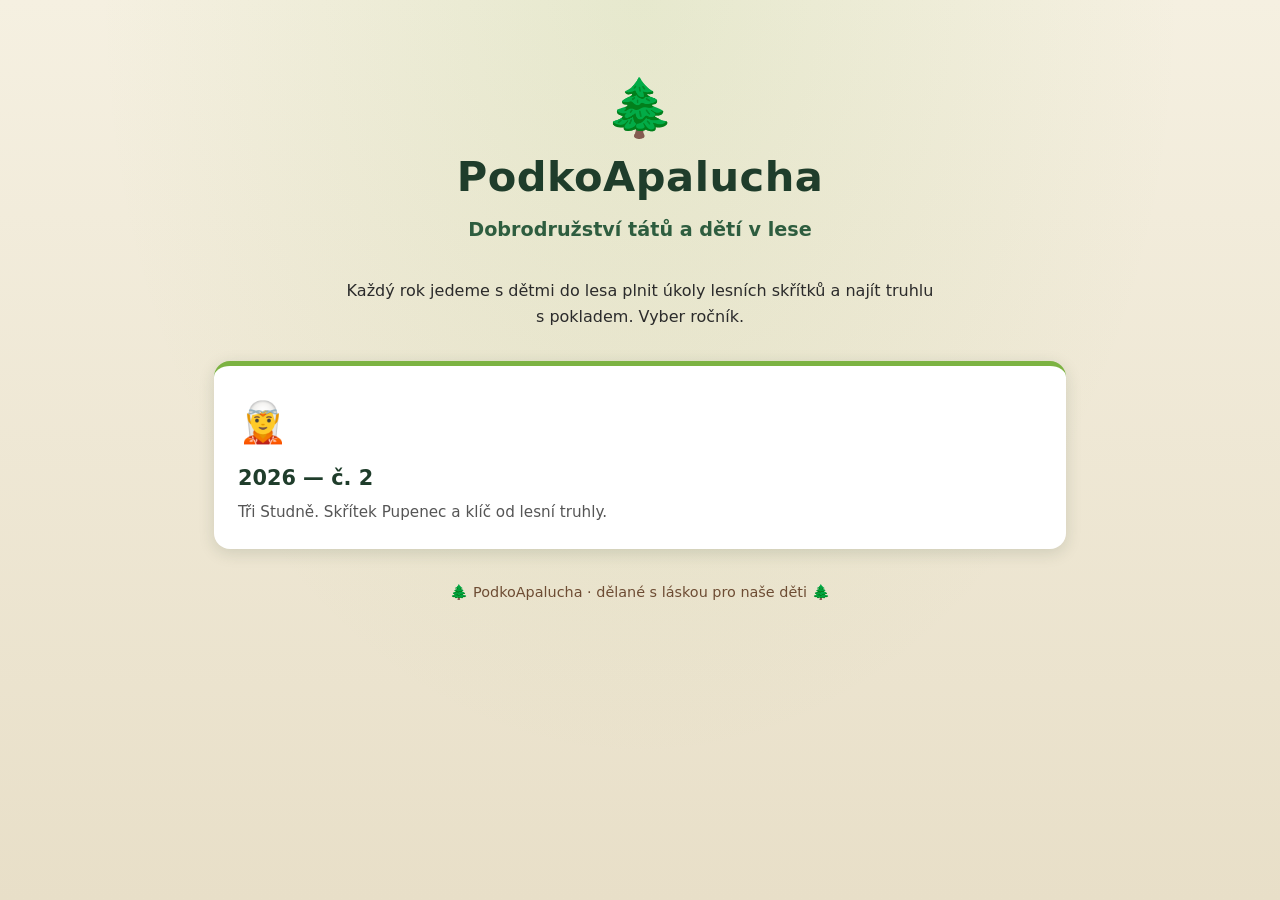
<file: index.html>
<!DOCTYPE html>
<html lang="cs">
<head>
  <meta charset="UTF-8">
  <meta name="viewport" content="width=device-width, initial-scale=1.0">
  <title>PodkoApalucha</title>
  <link rel="stylesheet" href="assets/styl.css">
</head>
<body class="rozcestnik">
  <div class="obal">
    <header class="hlavicka">
      <div class="strom">🌲</div>
      <h1>PodkoApalucha</h1>
      <p class="podtitul">Dobrodružství tátů a dětí v lese</p>
    </header>

    <p style="text-align:center; max-width:600px; margin:0 auto;">
      Každý rok jedeme s dětmi do lesa plnit úkoly lesních skřítků
      a najít truhlu s pokladem. Vyber ročník.
    </p>

    <div class="karty">
      <a class="karta" href="2026/index.html">
        <div class="ikona">🧝</div>
        <h3>2026 — č. 2</h3>
        <p>Tři Studně. Skřítek Pupenec a klíč od lesní truhly.</p>
      </a>
    </div>

    <footer class="paticka">
      🌲 PodkoApalucha · dělané s láskou pro naše děti 🌲
    </footer>
  </div>
</body>
</html>
</file>
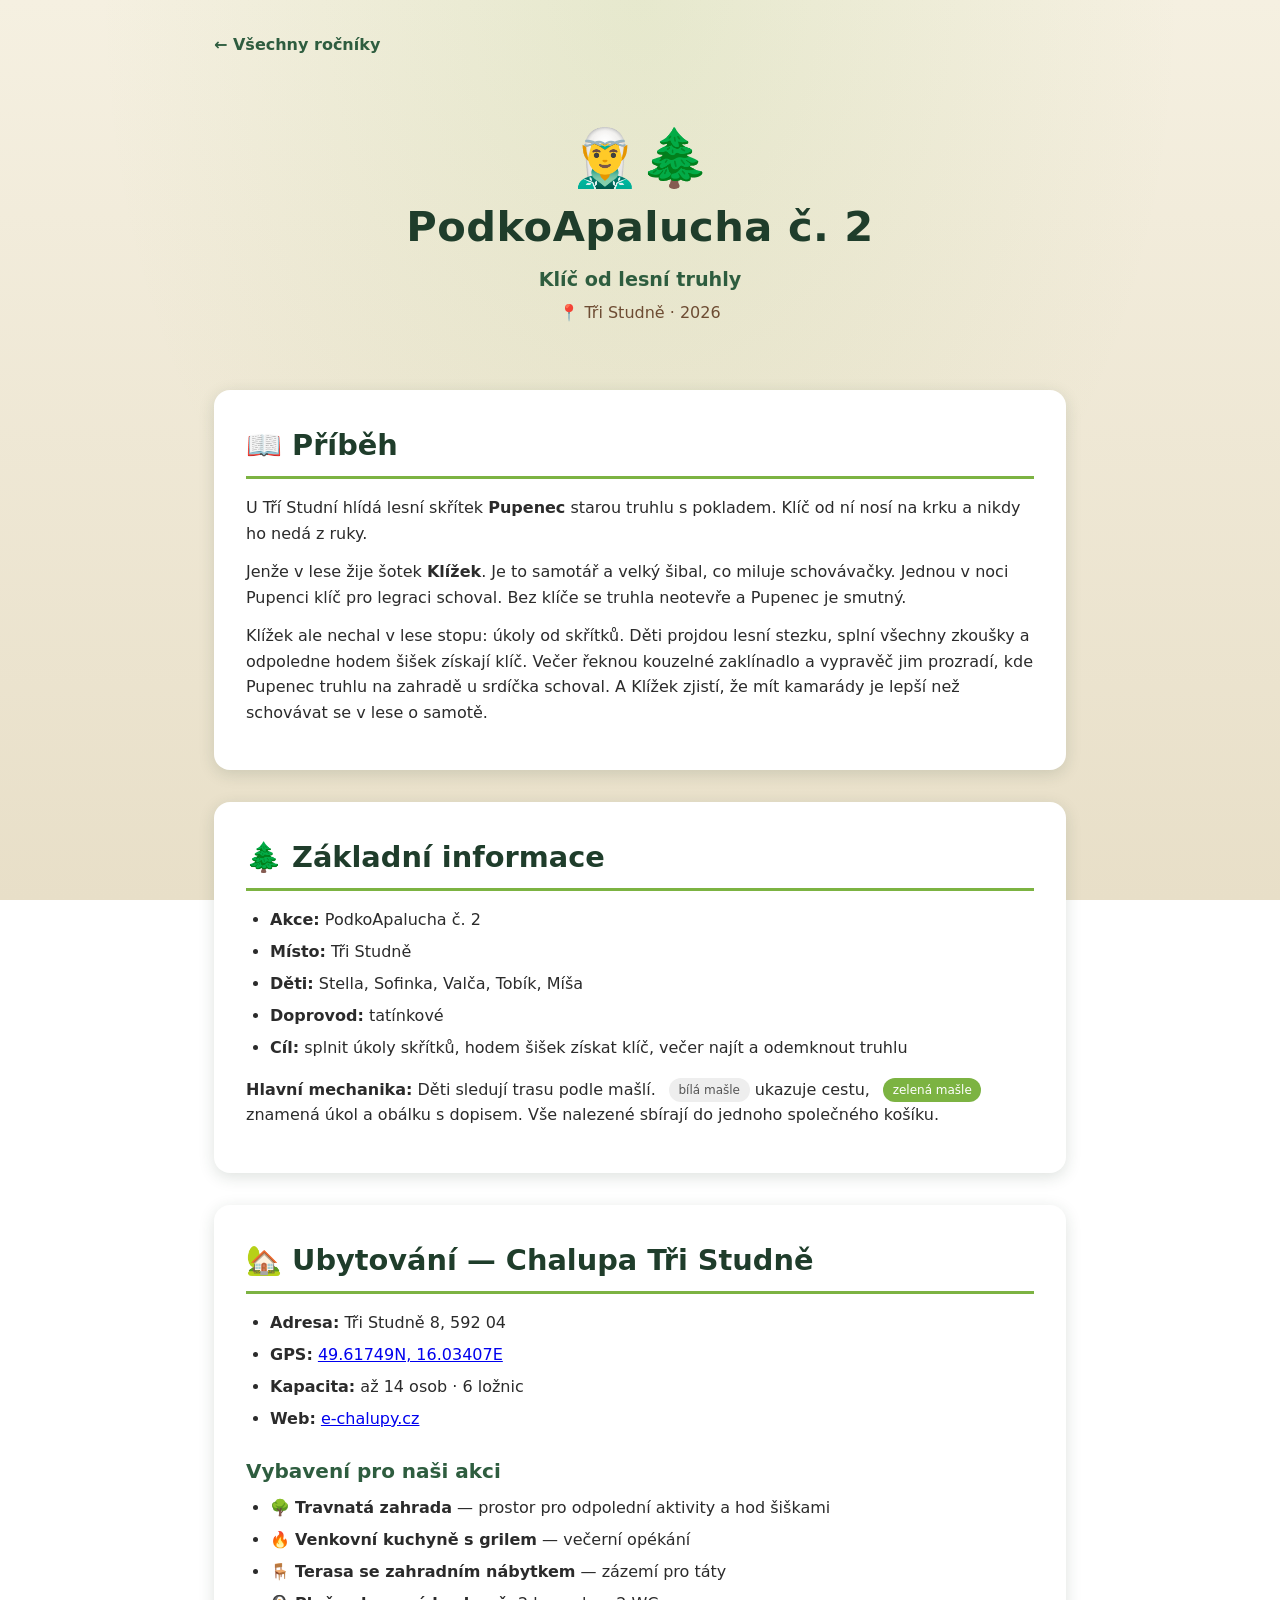
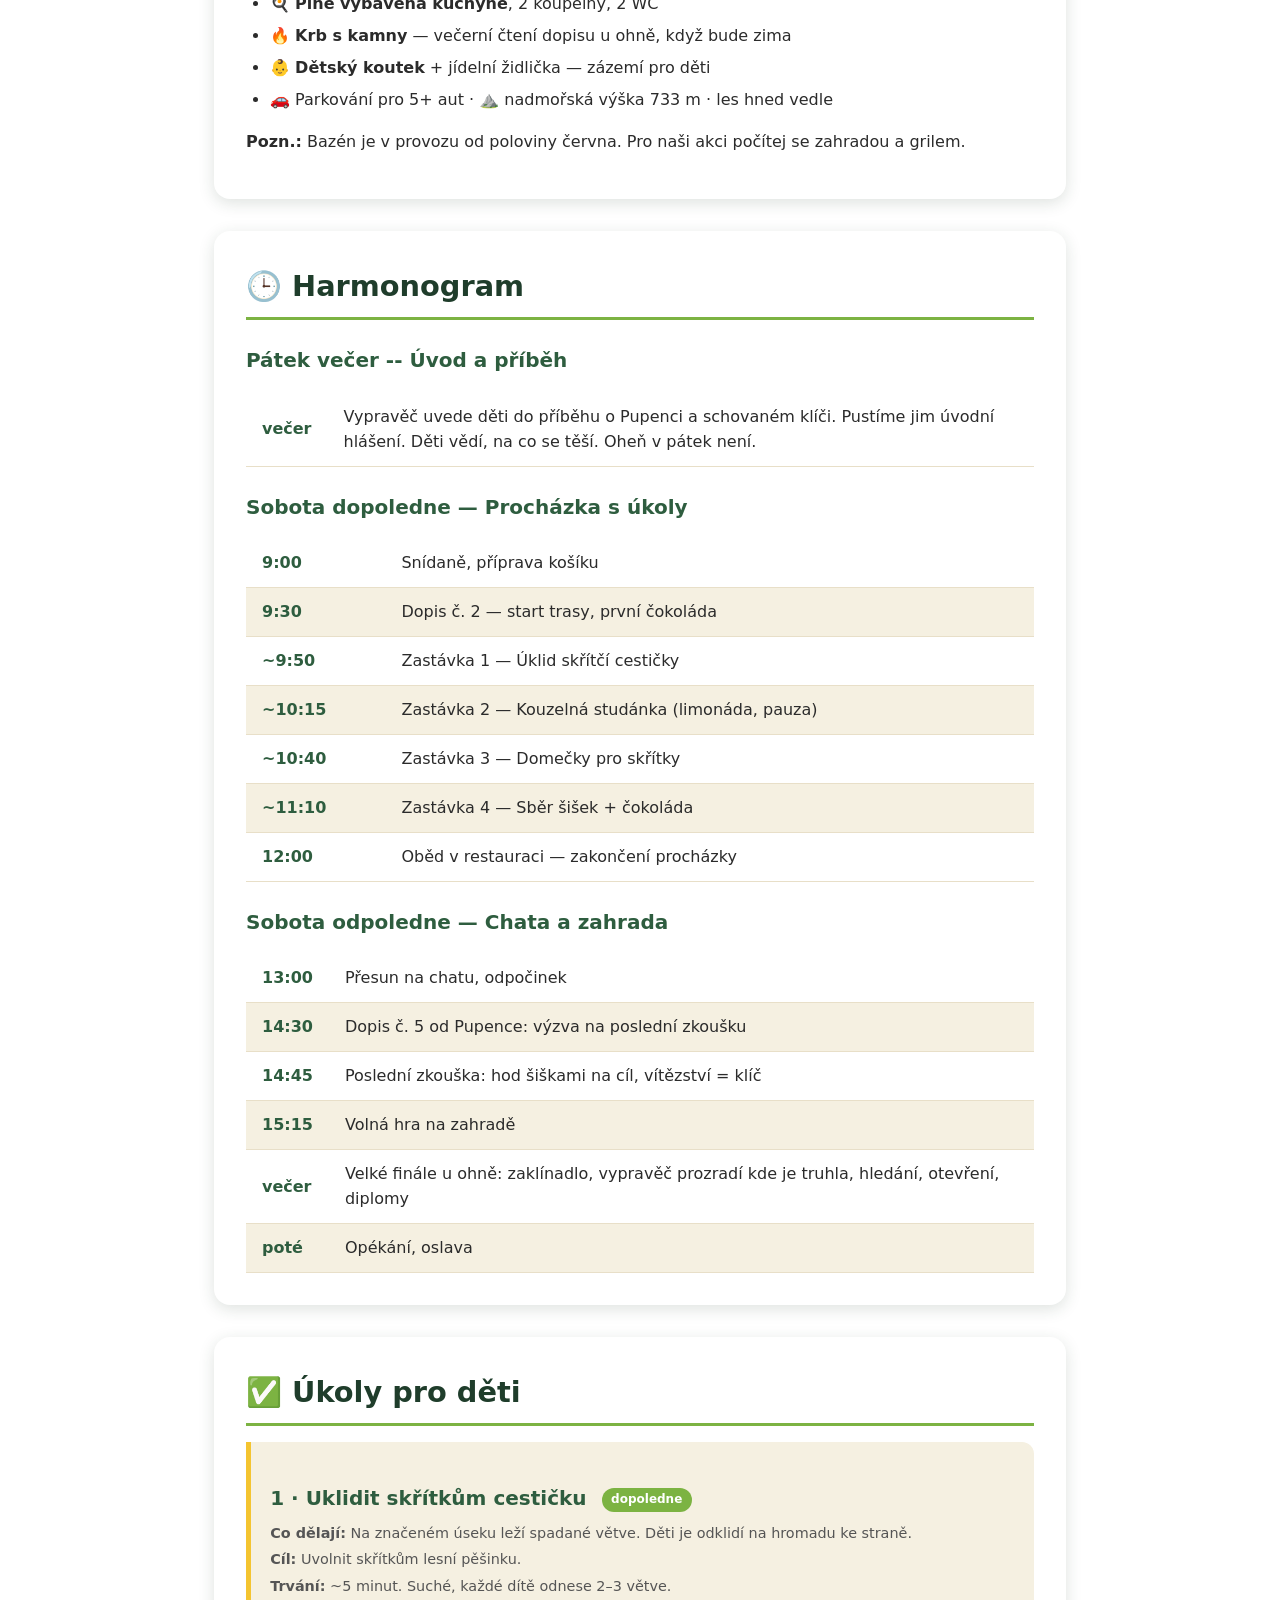
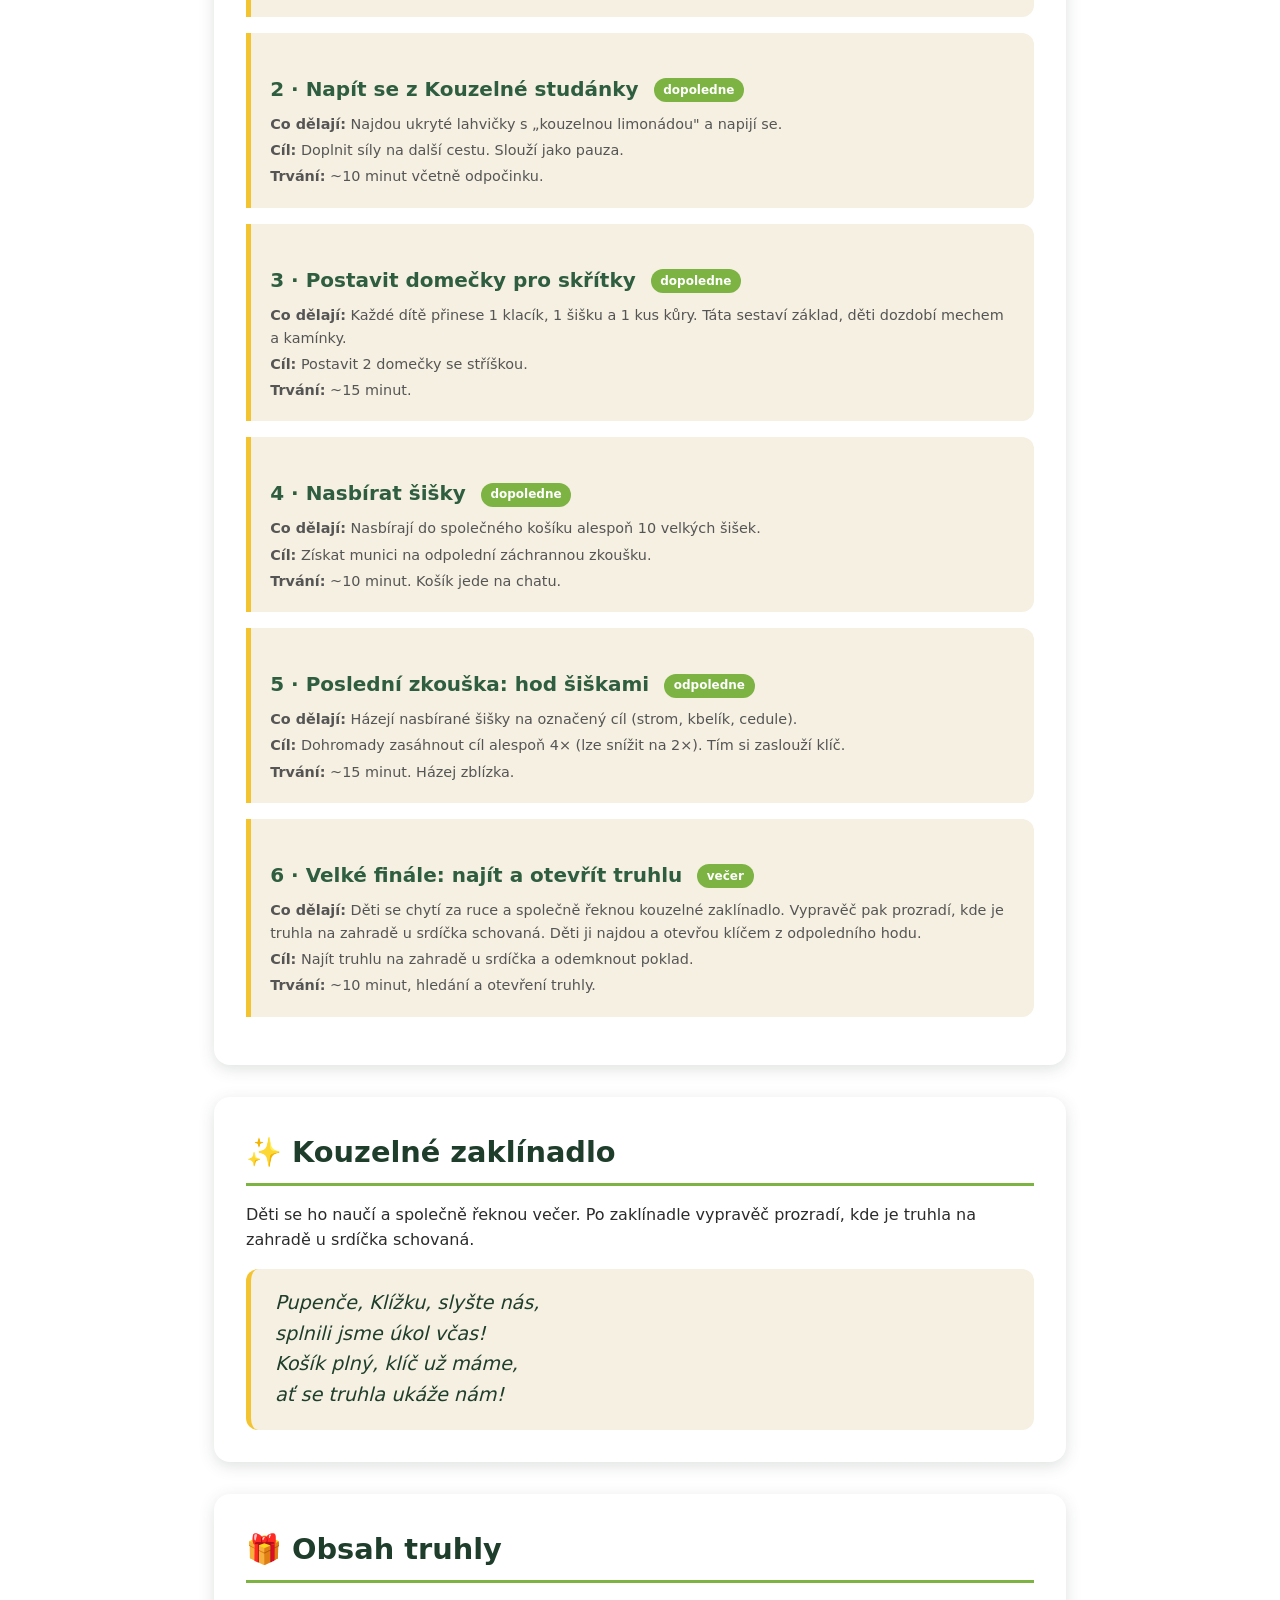
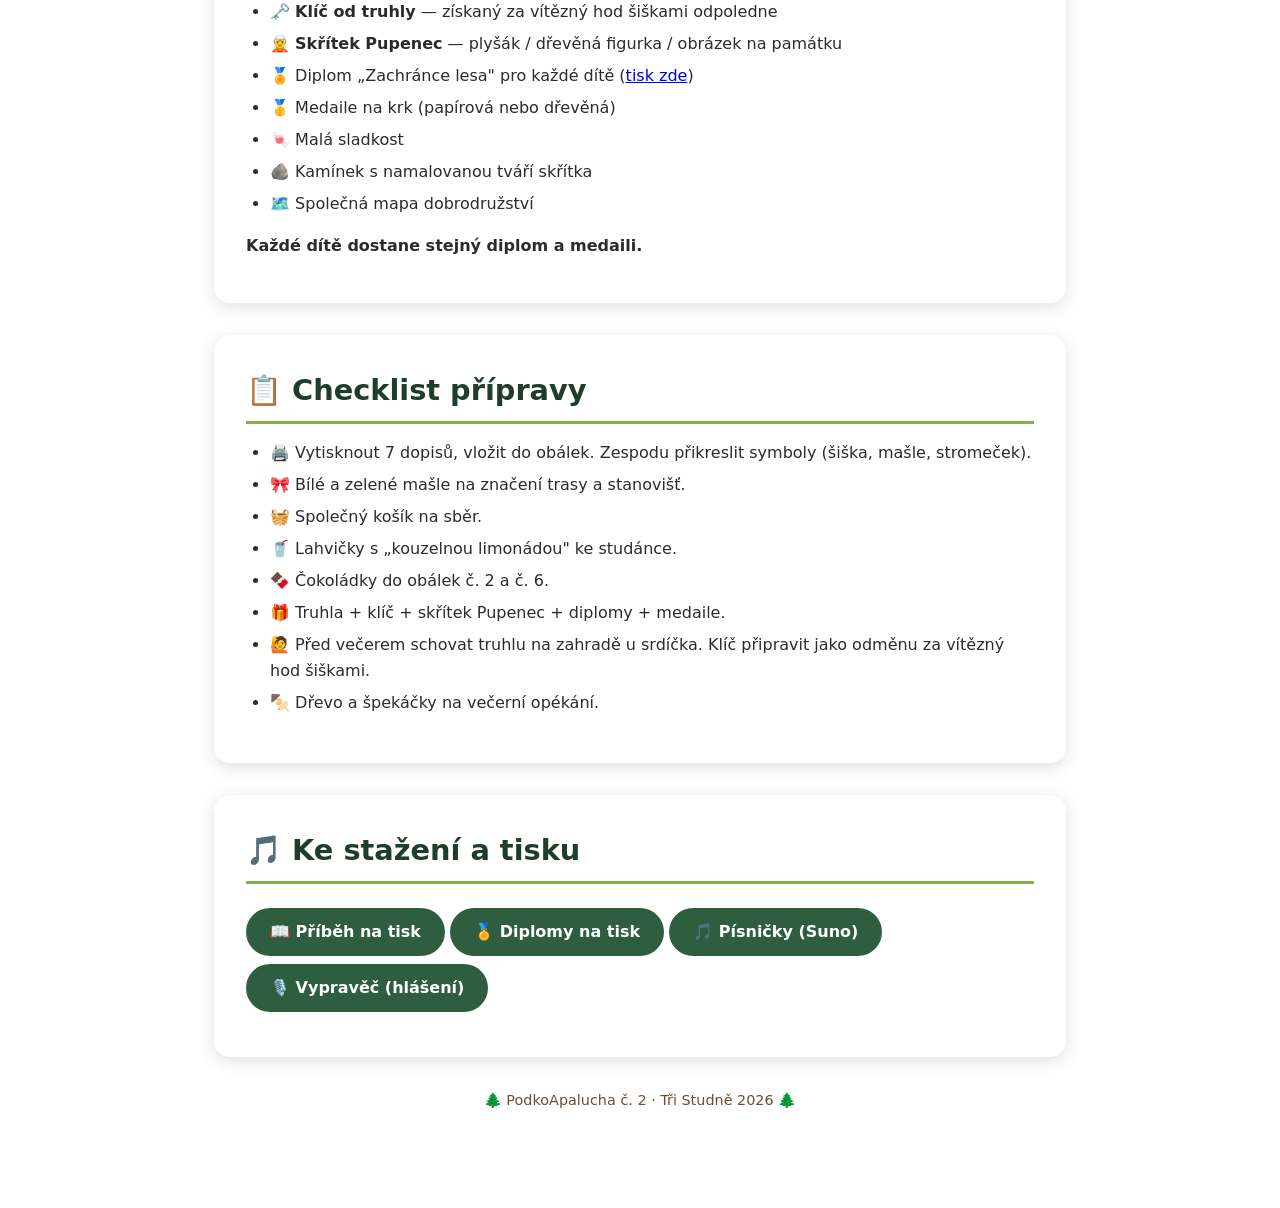
<file: 2026/index.html>
<!DOCTYPE html>
<html lang="cs">
<head>
  <meta charset="UTF-8">
  <meta name="viewport" content="width=device-width, initial-scale=1.0">
  <title>PodkoApalucha č. 2 — Tři Studně 2026</title>
  <link rel="stylesheet" href="../assets/styl.css">
</head>
<body class="rocnik">
  <div class="obal">
    <a class="zpet" href="../index.html">← Všechny ročníky</a>

    <header class="hlavicka">
      <div class="strom">🧝‍♂️🌲</div>
      <h1>PodkoApalucha č. 2</h1>
      <p class="podtitul">Klíč od lesní truhly</p>
      <p class="misto">📍 Tři Studně · 2026</p>
    </header>

    <!-- PŘÍBĚH -->
    <section class="blok">
      <h2>📖 Příběh</h2>
      <p>
        U Tří Studní hlídá lesní skřítek <strong>Pupenec</strong> starou truhlu s pokladem.
        Klíč od ní nosí na krku a nikdy ho nedá z ruky.
      </p>
      <p>
        Jenže v lese žije šotek <strong>Klížek</strong>. Je to samotář a velký šibal,
        co miluje schovávačky. Jednou v noci Pupenci klíč pro legraci schoval.
        Bez klíče se truhla neotevře a Pupenec je smutný.
      </p>
      <p>
        Klížek ale nechal v lese stopu: úkoly od skřítků. Děti projdou lesní stezku,
        splní všechny zkoušky a odpoledne hodem šišek získají klíč.
        Večer řeknou kouzelné zaklínadlo a vypravěč jim prozradí, kde Pupenec truhlu na zahradě u srdíčka schoval.
        A Klížek zjistí, že mít kamarády je lepší než schovávat se v lese o samotě.
      </p>
    </section>

    <!-- ZÁKLADNÍ INFO -->
    <section class="blok">
      <h2>🌲 Základní informace</h2>
      <ul>
        <li><strong>Akce:</strong> PodkoApalucha č. 2</li>
        <li><strong>Místo:</strong> Tři Studně</li>
        <li><strong>Děti:</strong> Stella, Sofinka, Valča, Tobík, Míša</li>
        <li><strong>Doprovod:</strong> tatínkové</li>
        <li><strong>Cíl:</strong> splnit úkoly skřítků, hodem šišek získat klíč, večer najít a odemknout truhlu</li>
      </ul>
      <p>
        <strong>Hlavní mechanika:</strong> Děti sledují trasu podle mašlí.
        <span class="znacka bila">bílá mašle</span> ukazuje cestu,
        <span class="znacka zelena">zelená mašle</span> znamená úkol a obálku s dopisem.
        Vše nalezené sbírají do jednoho společného košíku.
      </p>
    </section>

    <!-- CHALUPA -->
    <section class="blok">
      <h2>🏡 Ubytování — Chalupa Tři Studně</h2>
      <ul>
        <li><strong>Adresa:</strong> Tři Studně 8, 592 04</li>
        <li><strong>GPS:</strong>
          <a href="https://maps.google.com/?q=49.61749,16.03407" target="_blank" rel="noopener">49.61749N, 16.03407E</a>
        </li>
        <li><strong>Kapacita:</strong> až 14 osob · 6 ložnic</li>
        <li><strong>Web:</strong>
          <a href="https://www.e-chalupy.cz/ubytovani-tri-studne-chalupa-k-pronajmu-o21862" target="_blank" rel="noopener">e-chalupy.cz</a>
        </li>
      </ul>
      <h3>Vybavení pro naši akci</h3>
      <ul>
        <li>🌳 <strong>Travnatá zahrada</strong> — prostor pro odpolední aktivity a hod šiškami</li>
        <li>🔥 <strong>Venkovní kuchyně s grilem</strong> — večerní opékání</li>
        <li>🪑 <strong>Terasa se zahradním nábytkem</strong> — zázemí pro táty</li>
        <li>🍳 <strong>Plně vybavená kuchyně</strong>, 2 koupelny, 2 WC</li>
        <li>🔥 <strong>Krb s kamny</strong> — večerní čtení dopisu u ohně, když bude zima</li>
        <li>👶 <strong>Dětský koutek</strong> + jídelní židlička — zázemí pro děti</li>
        <li>🚗 Parkování pro 5+ aut · ⛰️ nadmořská výška 733 m · les hned vedle</li>
      </ul>
      <p><strong>Pozn.:</strong> Bazén je v provozu od poloviny června. Pro naši akci počítej se zahradou a grilem.</p>
    </section>

    <!-- HARMONOGRAM -->
    <section class="blok">
      <h2>🕒 Harmonogram</h2>

      <h3>Pátek večer -- Úvod a příběh</h3>
      <table class="harmonogram">
        <tr><td class="cas">večer</td><td>Vypravěč uvede děti do příběhu o Pupenci a schovaném klíči. Pustíme jim úvodní hlášení. Děti vědí, na co se těší. Oheň v pátek není.</td></tr>
      </table>

      <h3>Sobota dopoledne — Procházka s úkoly</h3>
      <table class="harmonogram">
        <tr><td class="cas">9:00</td><td>Snídaně, příprava košíku</td></tr>
        <tr><td class="cas">9:30</td><td>Dopis č. 2 — start trasy, první čokoláda</td></tr>
        <tr><td class="cas">~9:50</td><td>Zastávka 1 — Úklid skřítčí cestičky</td></tr>
        <tr><td class="cas">~10:15</td><td>Zastávka 2 — Kouzelná studánka (limonáda, pauza)</td></tr>
        <tr><td class="cas">~10:40</td><td>Zastávka 3 — Domečky pro skřítky</td></tr>
        <tr><td class="cas">~11:10</td><td>Zastávka 4 — Sběr šišek + čokoláda</td></tr>
        <tr><td class="cas">12:00</td><td>Oběd v restauraci — zakončení procházky</td></tr>
      </table>

      <h3>Sobota odpoledne — Chata a zahrada</h3>
      <table class="harmonogram">
        <tr><td class="cas">13:00</td><td>Přesun na chatu, odpočinek</td></tr>
        <tr><td class="cas">14:30</td><td>Dopis č. 5 od Pupence: výzva na poslední zkoušku</td></tr>
        <tr><td class="cas">14:45</td><td>Poslední zkouška: hod šiškami na cíl, vítězství = klíč</td></tr>
        <tr><td class="cas">15:15</td><td>Volná hra na zahradě</td></tr>
        <tr><td class="cas">večer</td><td>Velké finále u ohně: zaklínadlo, vypravěč prozradí kde je truhla, hledání, otevření, diplomy</td></tr>
        <tr><td class="cas">poté</td><td>Opékání, oslava</td></tr>
      </table>
    </section>

    <!-- ÚKOLY -->
    <section class="blok">
      <h2>✅ Úkoly pro děti</h2>

      <div class="ukol">
        <h3>1 · Uklidit skřítkům cestičku <span class="znacka zelena">dopoledne</span></h3>
        <p class="detail"><strong>Co dělají:</strong> Na značeném úseku leží spadané větve. Děti je odklidí na hromadu ke straně.</p>
        <p class="detail"><strong>Cíl:</strong> Uvolnit skřítkům lesní pěšinku.</p>
        <p class="detail"><strong>Trvání:</strong> ~5 minut. Suché, každé dítě odnese 2–3 větve.</p>
      </div>

      <div class="ukol">
        <h3>2 · Napít se z Kouzelné studánky <span class="znacka zelena">dopoledne</span></h3>
        <p class="detail"><strong>Co dělají:</strong> Najdou ukryté lahvičky s „kouzelnou limonádou" a napijí se.</p>
        <p class="detail"><strong>Cíl:</strong> Doplnit síly na další cestu. Slouží jako pauza.</p>
        <p class="detail"><strong>Trvání:</strong> ~10 minut včetně odpočinku.</p>
      </div>

      <div class="ukol">
        <h3>3 · Postavit domečky pro skřítky <span class="znacka zelena">dopoledne</span></h3>
        <p class="detail"><strong>Co dělají:</strong> Každé dítě přinese 1 klacík, 1 šišku a 1 kus kůry. Táta sestaví základ, děti dozdobí mechem a kamínky.</p>
        <p class="detail"><strong>Cíl:</strong> Postavit 2 domečky se stříškou.</p>
        <p class="detail"><strong>Trvání:</strong> ~15 minut.</p>
      </div>

      <div class="ukol">
        <h3>4 · Nasbírat šišky <span class="znacka zelena">dopoledne</span></h3>
        <p class="detail"><strong>Co dělají:</strong> Nasbírají do společného košíku alespoň 10 velkých šišek.</p>
        <p class="detail"><strong>Cíl:</strong> Získat munici na odpolední záchrannou zkoušku.</p>
        <p class="detail"><strong>Trvání:</strong> ~10 minut. Košík jede na chatu.</p>
      </div>

      <div class="ukol">
        <h3>5 · Poslední zkouška: hod šiškami <span class="znacka zelena">odpoledne</span></h3>
        <p class="detail"><strong>Co dělají:</strong> Házejí nasbírané šišky na označený cíl (strom, kbelík, cedule).</p>
        <p class="detail"><strong>Cíl:</strong> Dohromady zasáhnout cíl alespoň 4× (lze snížit na 2×). Tím si zaslouží klíč.</p>
        <p class="detail"><strong>Trvání:</strong> ~15 minut. Házej zblízka.</p>
      </div>

      <div class="ukol">
        <h3>6 · Velké finále: najít a otevřít truhlu <span class="znacka zelena">večer</span></h3>
        <p class="detail"><strong>Co dělají:</strong> Děti se chytí za ruce a společně řeknou kouzelné zaklínadlo. Vypravěč pak prozradí, kde je truhla na zahradě u srdíčka schovaná. Děti ji najdou a otevřou klíčem z odpoledního hodu.</p>
        <p class="detail"><strong>Cíl:</strong> Najít truhlu na zahradě u srdíčka a odemknout poklad.</p>
        <p class="detail"><strong>Trvání:</strong> ~10 minut, hledání a otevření truhly.</p>
      </div>
    </section>

    <!-- ZAKLÍNADLO -->
    <section class="blok">
      <h2>✨ Kouzelné zaklínadlo</h2>
      <p>Děti se ho naučí a společně řeknou večer. Po zaklínadle vypravěč prozradí, kde je truhla na zahradě u srdíčka schovaná.</p>
      <blockquote style="font-size:1.2rem; font-style:italic; color:var(--les-tmava); background:var(--krem); padding:1.2rem 1.5rem; border-radius:12px; border-left:5px solid var(--slunce); margin-top:1rem;">
        Pupenče, Klížku, slyšte nás,<br>
        splnili jsme úkol včas!<br>
        Košík plný, klíč už máme,<br>
        ať se truhla ukáže nám!
      </blockquote>
    </section>

    <!-- TRUHLA -->
    <section class="blok">
      <h2>🎁 Obsah truhly</h2>
      <ul>
        <li>🗝️ <strong>Klíč od truhly</strong> — získaný za vítězný hod šiškami odpoledne</li>
        <li>🧝 <strong>Skřítek Pupenec</strong> — plyšák / dřevěná figurka / obrázek na památku</li>
        <li>🏅 Diplom „Zachránce lesa" pro každé dítě (<a href="diplomy.html">tisk zde</a>)</li>
        <li>🥇 Medaile na krk (papírová nebo dřevěná)</li>
        <li>🍬 Malá sladkost</li>
        <li>🪨 Kamínek s namalovanou tváří skřítka</li>
        <li>🗺️ Společná mapa dobrodružství</li>
      </ul>
      <p><strong>Každé dítě dostane stejný diplom a medaili.</strong></p>
    </section>

    <!-- CHECKLIST -->
    <section class="blok">
      <h2>📋 Checklist přípravy</h2>
      <ul>
        <li>🖨️ Vytisknout 7 dopisů, vložit do obálek. Zespodu přikreslit symboly (šiška, mašle, stromeček).</li>
        <li>🎀 Bílé a zelené mašle na značení trasy a stanovišť.</li>
        <li>🧺 Společný košík na sběr.</li>
        <li>🥤 Lahvičky s „kouzelnou limonádou" ke studánce.</li>
        <li>🍫 Čokoládky do obálek č. 2 a č. 6.</li>
        <li>🎁 Truhla + klíč + skřítek Pupenec + diplomy + medaile.</li>
        <li>🙋 Před večerem schovat truhlu na zahradě u srdíčka. Klíč připravit jako odměnu za vítězný hod šiškami.</li>
        <li>🍢 Dřevo a špekáčky na večerní opékání.</li>
      </ul>
    </section>

    <!-- ODKAZY -->
    <section class="blok">
      <h2>🎵 Ke stažení a tisku</h2>
      <p>
        <a class="tlacitko" href="pribeh.html">📖 Příběh na tisk</a>
        <a class="tlacitko" href="diplomy.html">🏅 Diplomy na tisk</a>
        <a class="tlacitko" href="hudba.html">🎵 Písničky (Suno)</a>
        <a class="tlacitko" href="vypravec.html">🎙️ Vypravěč (hlášení)</a>
      </p>
    </section>

    <footer class="paticka">
      🌲 PodkoApalucha č. 2 · Tři Studně 2026 🌲
    </footer>
  </div>
</body>
</html>
</file>
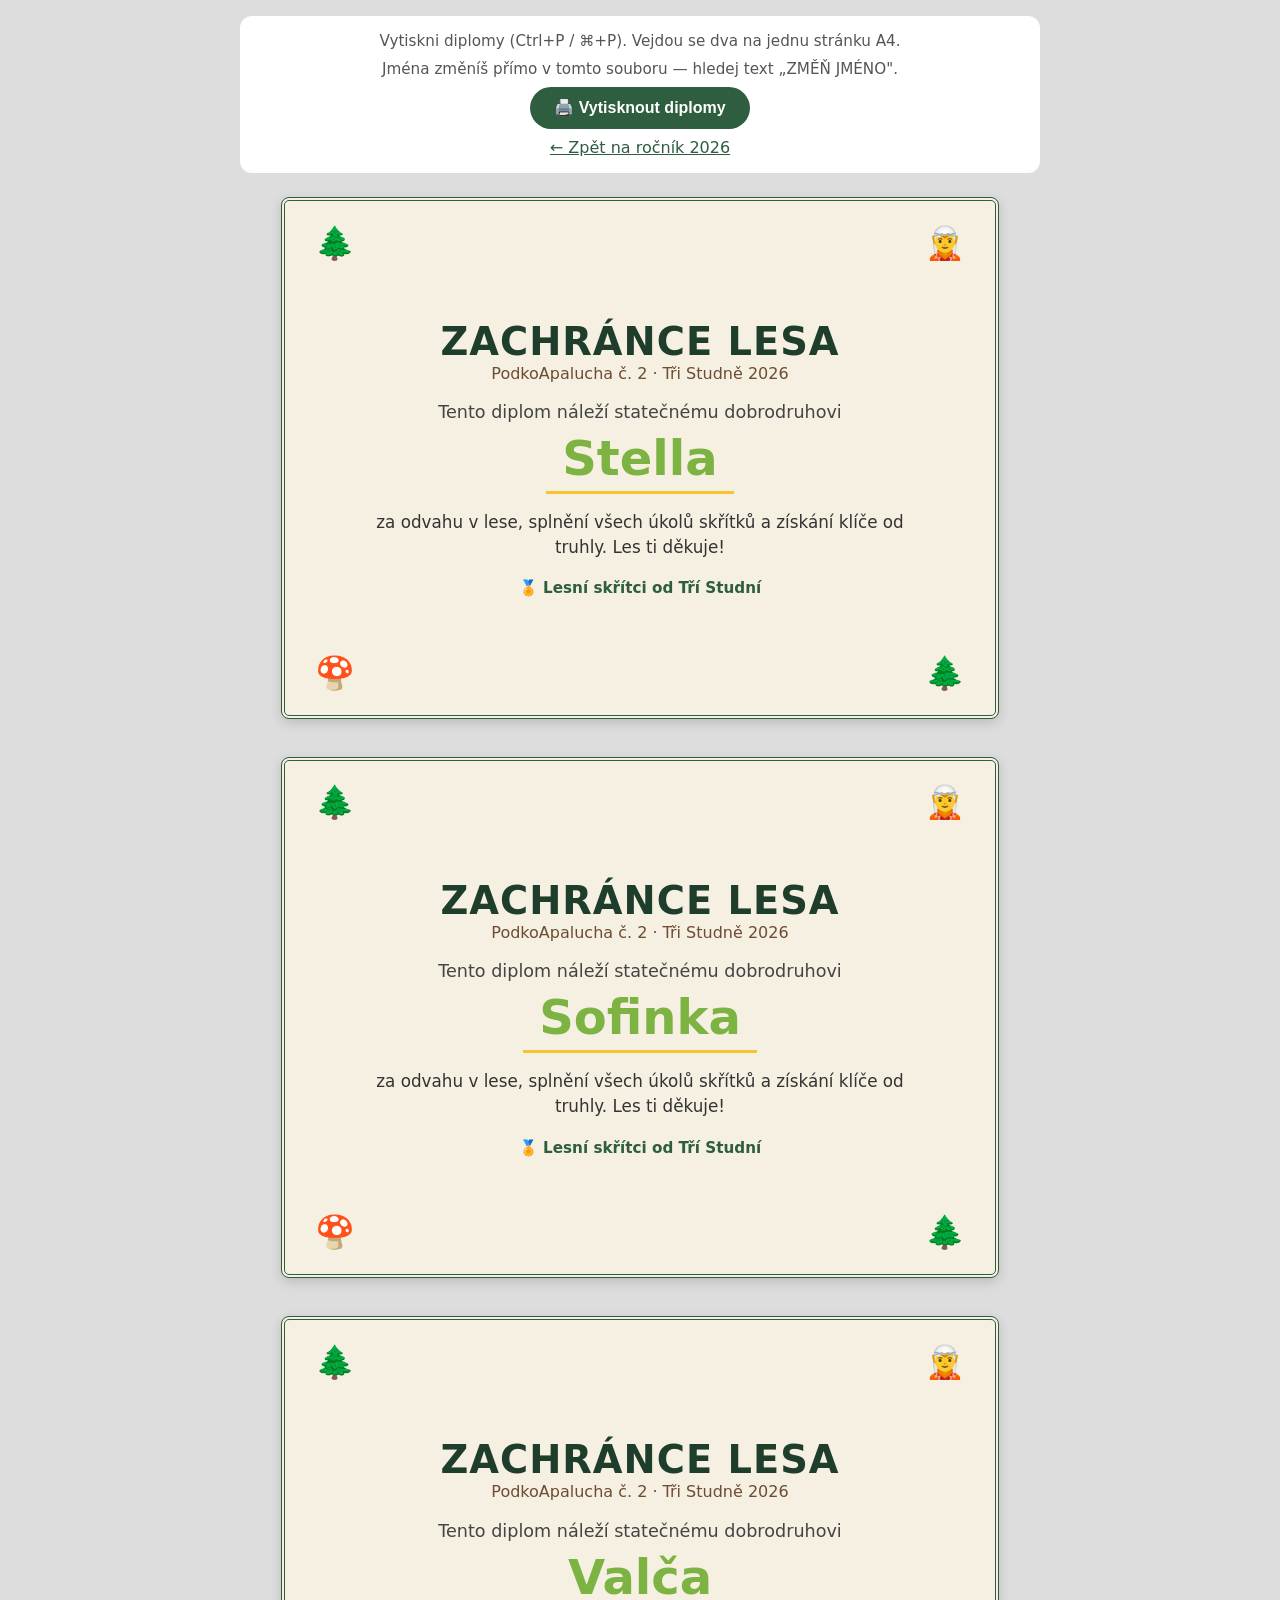
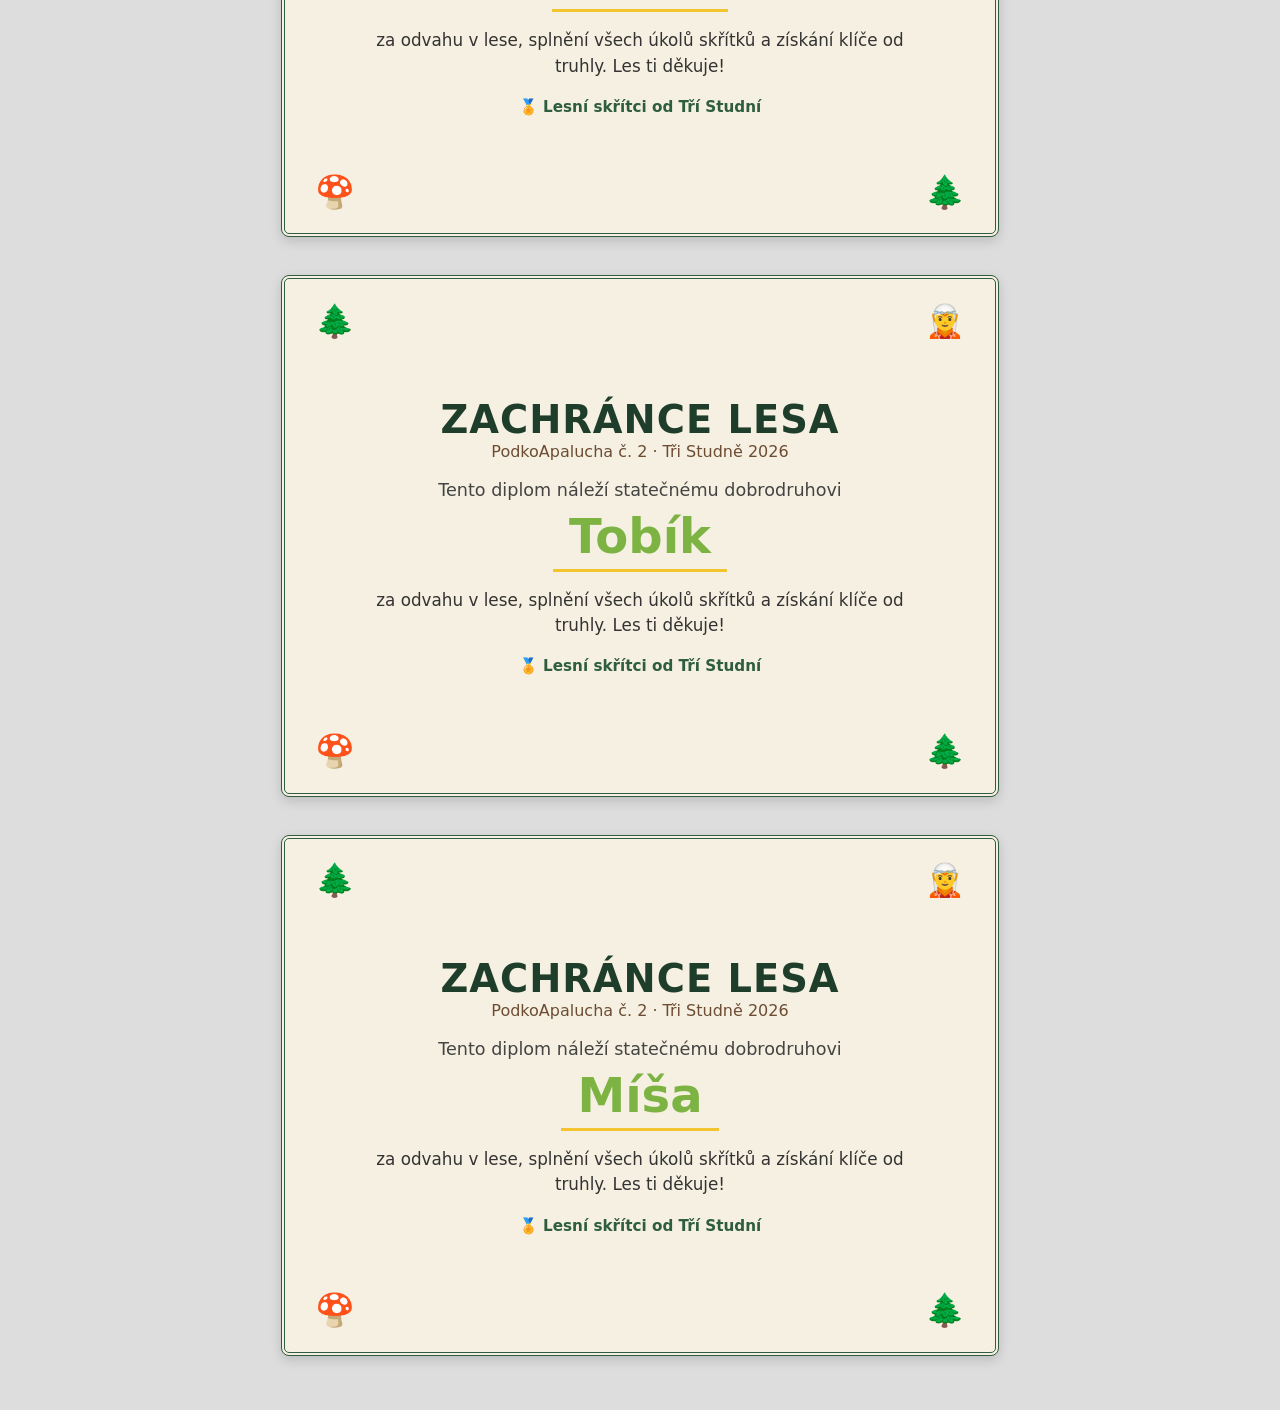
<file: 2026/diplomy.html>
<!DOCTYPE html>
<html lang="cs">
<head>
  <meta charset="UTF-8">
  <meta name="viewport" content="width=device-width, initial-scale=1.0">
  <title>Diplomy — PodkoApalucha č. 2</title>
  <style>
    :root {
      --les-tmava: #1f3d2b;
      --les-stredni: #2e5d3f;
      --mech: #7cb342;
      --slunce: #f4c430;
      --kura: #6d4c33;
      --krem: #f5f0e1;
    }
    * { margin: 0; padding: 0; box-sizing: border-box; }

    body {
      font-family: "Trebuchet MS", "Segoe UI", system-ui, sans-serif;
      background: #ddd;
      padding: 1rem;
    }

    /* Ovládací lišta — netiskne se */
    .ovladani {
      max-width: 800px;
      margin: 0 auto 1.5rem;
      text-align: center;
      background: #fff;
      padding: 1rem;
      border-radius: 12px;
    }
    .ovladani p { color: #555; margin-bottom: 0.6rem; font-size: 0.95rem; }
    .ovladani button {
      background: var(--les-stredni);
      color: #fff;
      border: none;
      padding: 0.7rem 1.5rem;
      border-radius: 999px;
      font-size: 1rem;
      font-weight: bold;
      cursor: pointer;
    }
    .ovladani button:hover { background: var(--les-tmava); }
    .ovladani a { color: var(--les-stredni); display:block; margin-top:0.6rem; }

    /* Jeden diplom = A5 na výšku, 2 na A4 stránku */
    .diplom {
      width: 190mm;
      height: 138mm;
      margin: 0 auto 10mm;
      background: var(--krem);
      border: 4px double var(--les-stredni);
      border-radius: 8px;
      padding: 10mm;
      text-align: center;
      display: flex;
      flex-direction: column;
      justify-content: center;
      align-items: center;
      position: relative;
      box-shadow: 0 4px 12px rgba(0,0,0,0.15);
    }

    .diplom .roh {
      position: absolute;
      font-size: 2rem;
    }
    .diplom .roh.tl { top: 6mm; left: 8mm; }
    .diplom .roh.tr { top: 6mm; right: 8mm; }
    .diplom .roh.bl { bottom: 6mm; left: 8mm; }
    .diplom .roh.br { bottom: 6mm; right: 8mm; }

    .diplom .titul {
      font-size: 2.4rem;
      color: var(--les-tmava);
      font-weight: bold;
      letter-spacing: 1px;
      text-transform: uppercase;
    }
    .diplom .podnadpis {
      font-size: 1rem;
      color: var(--kura);
      margin-bottom: 1.2rem;
    }
    .diplom .pro { font-size: 1.1rem; color: #444; }
    .diplom .jmeno {
      font-size: 3rem;
      color: var(--mech);
      font-weight: bold;
      margin: 0.5rem 0 1rem;
      border-bottom: 3px solid var(--slunce);
      padding: 0 1rem 0.3rem;
    }
    .diplom .text {
      font-size: 1.05rem;
      color: #333;
      max-width: 150mm;
      line-height: 1.5;
    }
    .diplom .paticka {
      margin-top: 1.2rem;
      font-size: 0.95rem;
      color: var(--les-stredni);
      font-weight: bold;
    }

    @media print {
      body { background: #fff; padding: 0; }
      .ovladani { display: none; }
      .diplom {
        box-shadow: none;
        page-break-after: always;
        margin: 0 auto;
      }
      .diplom:last-child { page-break-after: auto; }
    }
  </style>
</head>
<body>

  <div class="ovladani">
    <p>Vytiskni diplomy (Ctrl+P / ⌘+P). Vejdou se dva na jednu stránku A4.</p>
    <p>Jména změníš přímo v tomto souboru — hledej text „ZMĚŇ JMÉNO".</p>
    <button onclick="window.print()">🖨️ Vytisknout diplomy</button>
    <a href="index.html">← Zpět na ročník 2026</a>
  </div>

  <!-- Jedno dítě = jeden blok .diplom. Změň jen text v .jmeno. -->

  <div class="diplom">
    <span class="roh tl">🌲</span><span class="roh tr">🧝</span>
    <span class="roh bl">🍄</span><span class="roh br">🌲</span>
    <div class="titul">Zachránce lesa</div>
    <div class="podnadpis">PodkoApalucha č. 2 · Tři Studně 2026</div>
    <div class="pro">Tento diplom náleží statečnému dobrodruhovi</div>
    <div class="jmeno">Stella</div>
    <div class="text">
      za odvahu v lese, splnění všech úkolů skřítků
      a získání klíče od truhly. Les ti děkuje!
    </div>
    <div class="paticka">🏅 Lesní skřítci od Tří Studní</div>
  </div>

  <div class="diplom">
    <span class="roh tl">🌲</span><span class="roh tr">🧝</span>
    <span class="roh bl">🍄</span><span class="roh br">🌲</span>
    <div class="titul">Zachránce lesa</div>
    <div class="podnadpis">PodkoApalucha č. 2 · Tři Studně 2026</div>
    <div class="pro">Tento diplom náleží statečnému dobrodruhovi</div>
    <div class="jmeno">Sofinka</div>
    <div class="text">
      za odvahu v lese, splnění všech úkolů skřítků
      a získání klíče od truhly. Les ti děkuje!
    </div>
    <div class="paticka">🏅 Lesní skřítci od Tří Studní</div>
  </div>

  <div class="diplom">
    <span class="roh tl">🌲</span><span class="roh tr">🧝</span>
    <span class="roh bl">🍄</span><span class="roh br">🌲</span>
    <div class="titul">Zachránce lesa</div>
    <div class="podnadpis">PodkoApalucha č. 2 · Tři Studně 2026</div>
    <div class="pro">Tento diplom náleží statečnému dobrodruhovi</div>
    <div class="jmeno">Valča</div>
    <div class="text">
      za odvahu v lese, splnění všech úkolů skřítků
      a získání klíče od truhly. Les ti děkuje!
    </div>
    <div class="paticka">🏅 Lesní skřítci od Tří Studní</div>
  </div>

  <div class="diplom">
    <span class="roh tl">🌲</span><span class="roh tr">🧝</span>
    <span class="roh bl">🍄</span><span class="roh br">🌲</span>
    <div class="titul">Zachránce lesa</div>
    <div class="podnadpis">PodkoApalucha č. 2 · Tři Studně 2026</div>
    <div class="pro">Tento diplom náleží statečnému dobrodruhovi</div>
    <div class="jmeno">Tobík</div>
    <div class="text">
      za odvahu v lese, splnění všech úkolů skřítků
      a získání klíče od truhly. Les ti děkuje!
    </div>
    <div class="paticka">🏅 Lesní skřítci od Tří Studní</div>
  </div>

  <div class="diplom">
    <span class="roh tl">🌲</span><span class="roh tr">🧝</span>
    <span class="roh bl">🍄</span><span class="roh br">🌲</span>
    <div class="titul">Zachránce lesa</div>
    <div class="podnadpis">PodkoApalucha č. 2 · Tři Studně 2026</div>
    <div class="pro">Tento diplom náleží statečnému dobrodruhovi</div>
    <div class="jmeno">Míša</div>
    <div class="text">
      za odvahu v lese, splnění všech úkolů skřítků
      a získání klíče od truhly. Les ti děkuje!
    </div>
    <div class="paticka">🏅 Lesní skřítci od Tří Studní</div>
  </div>

</body>
</html>
</file>
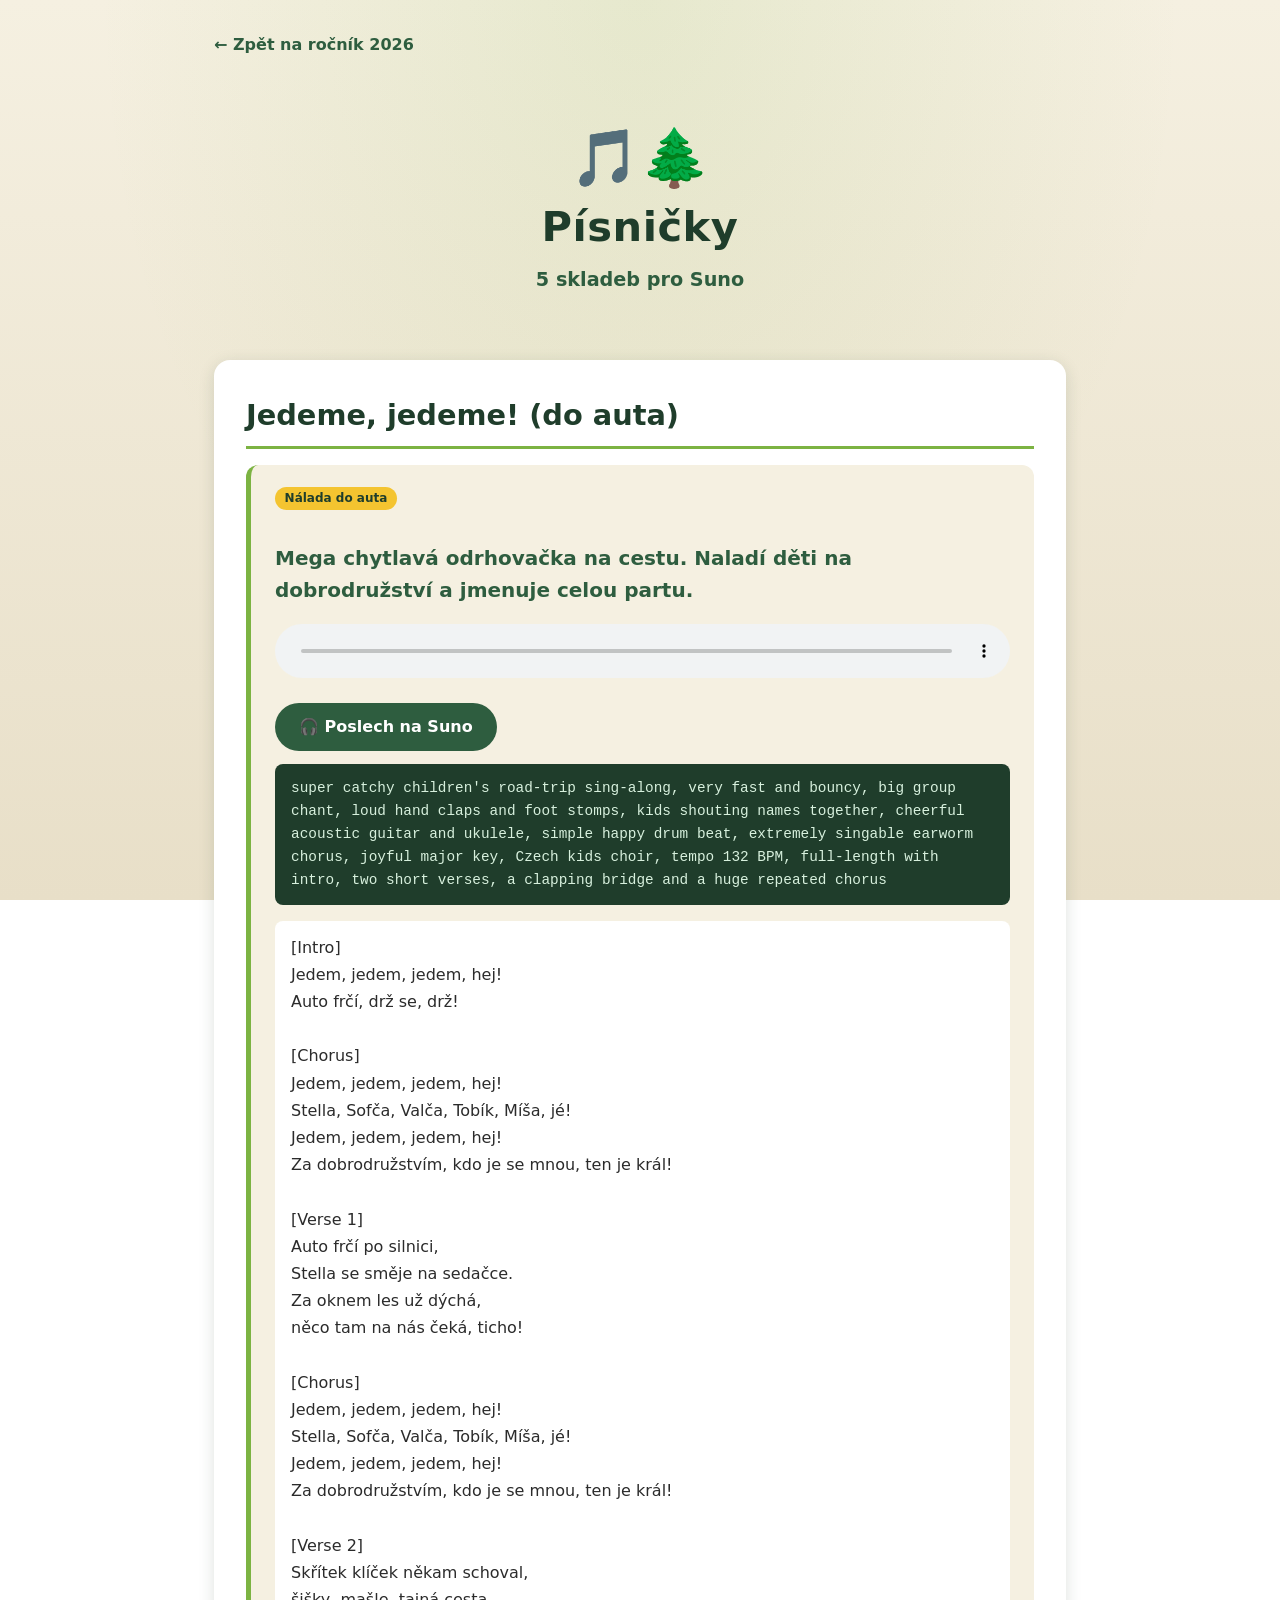
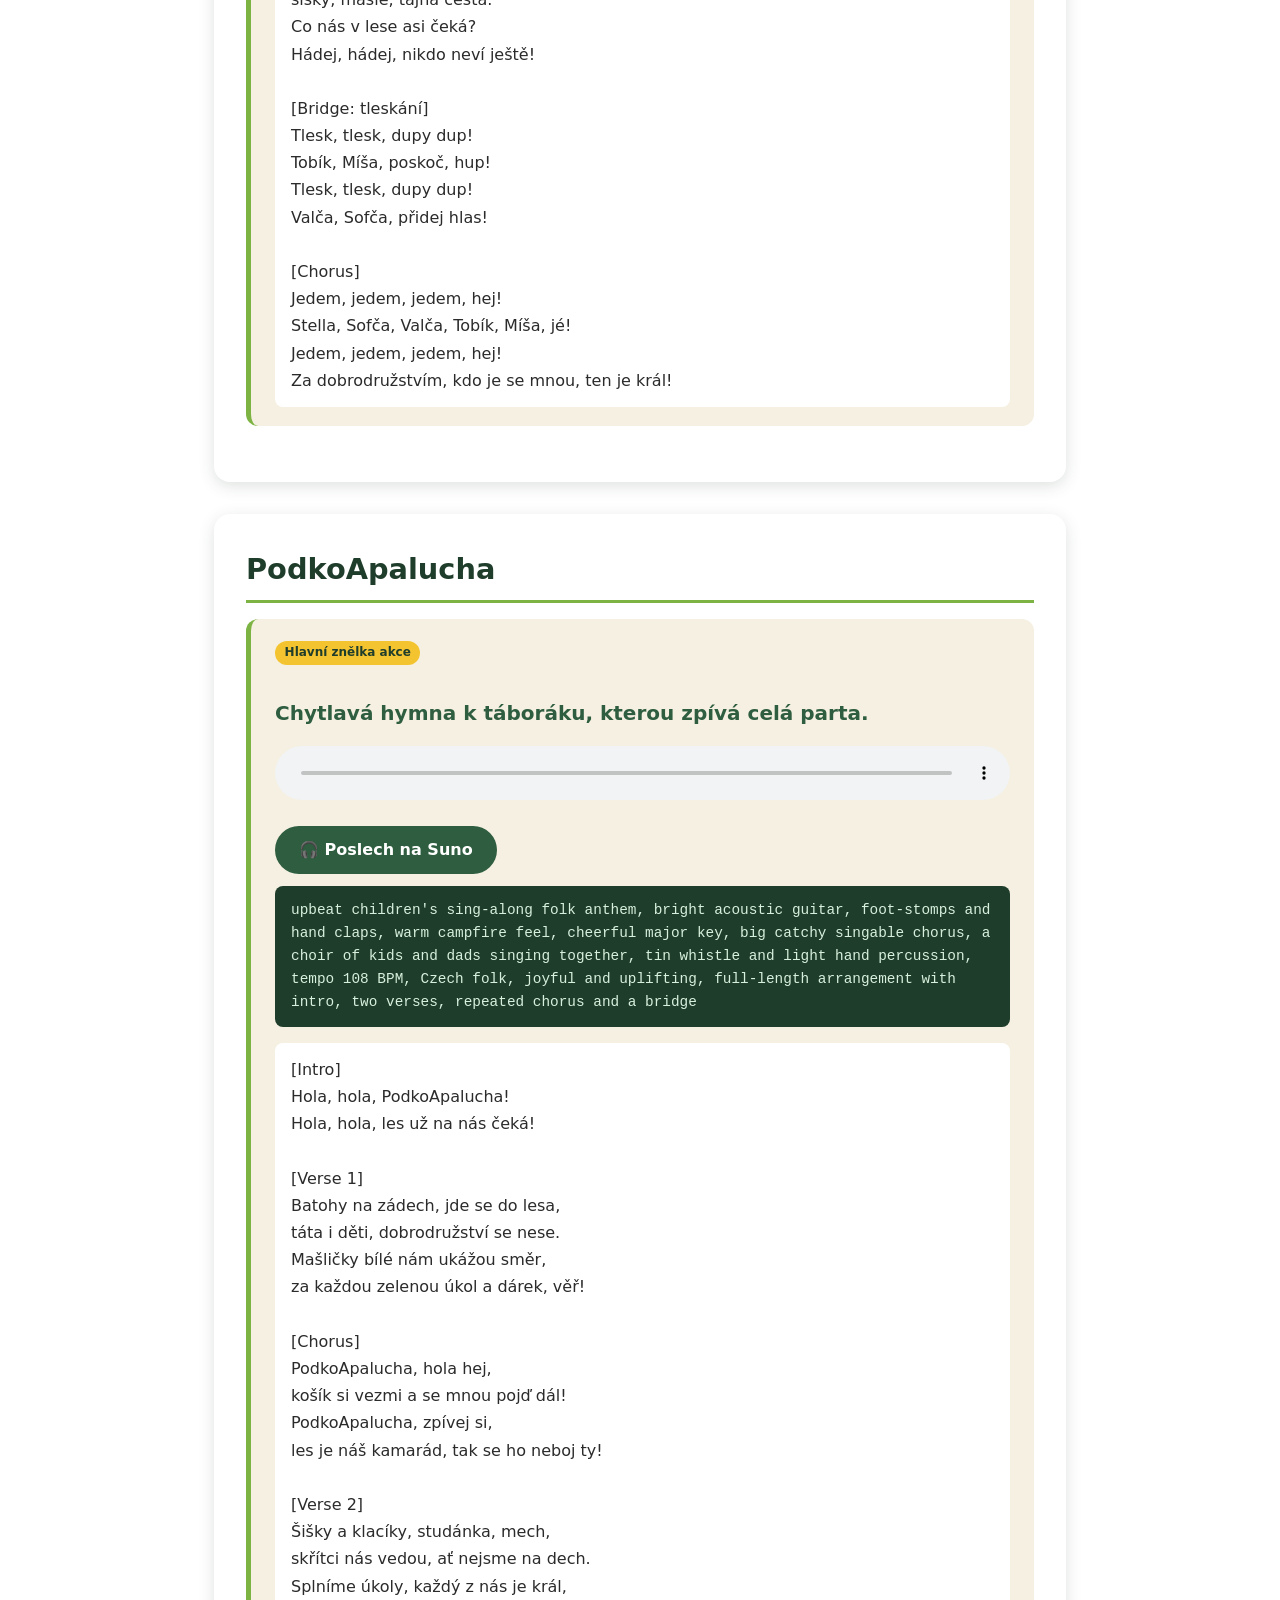
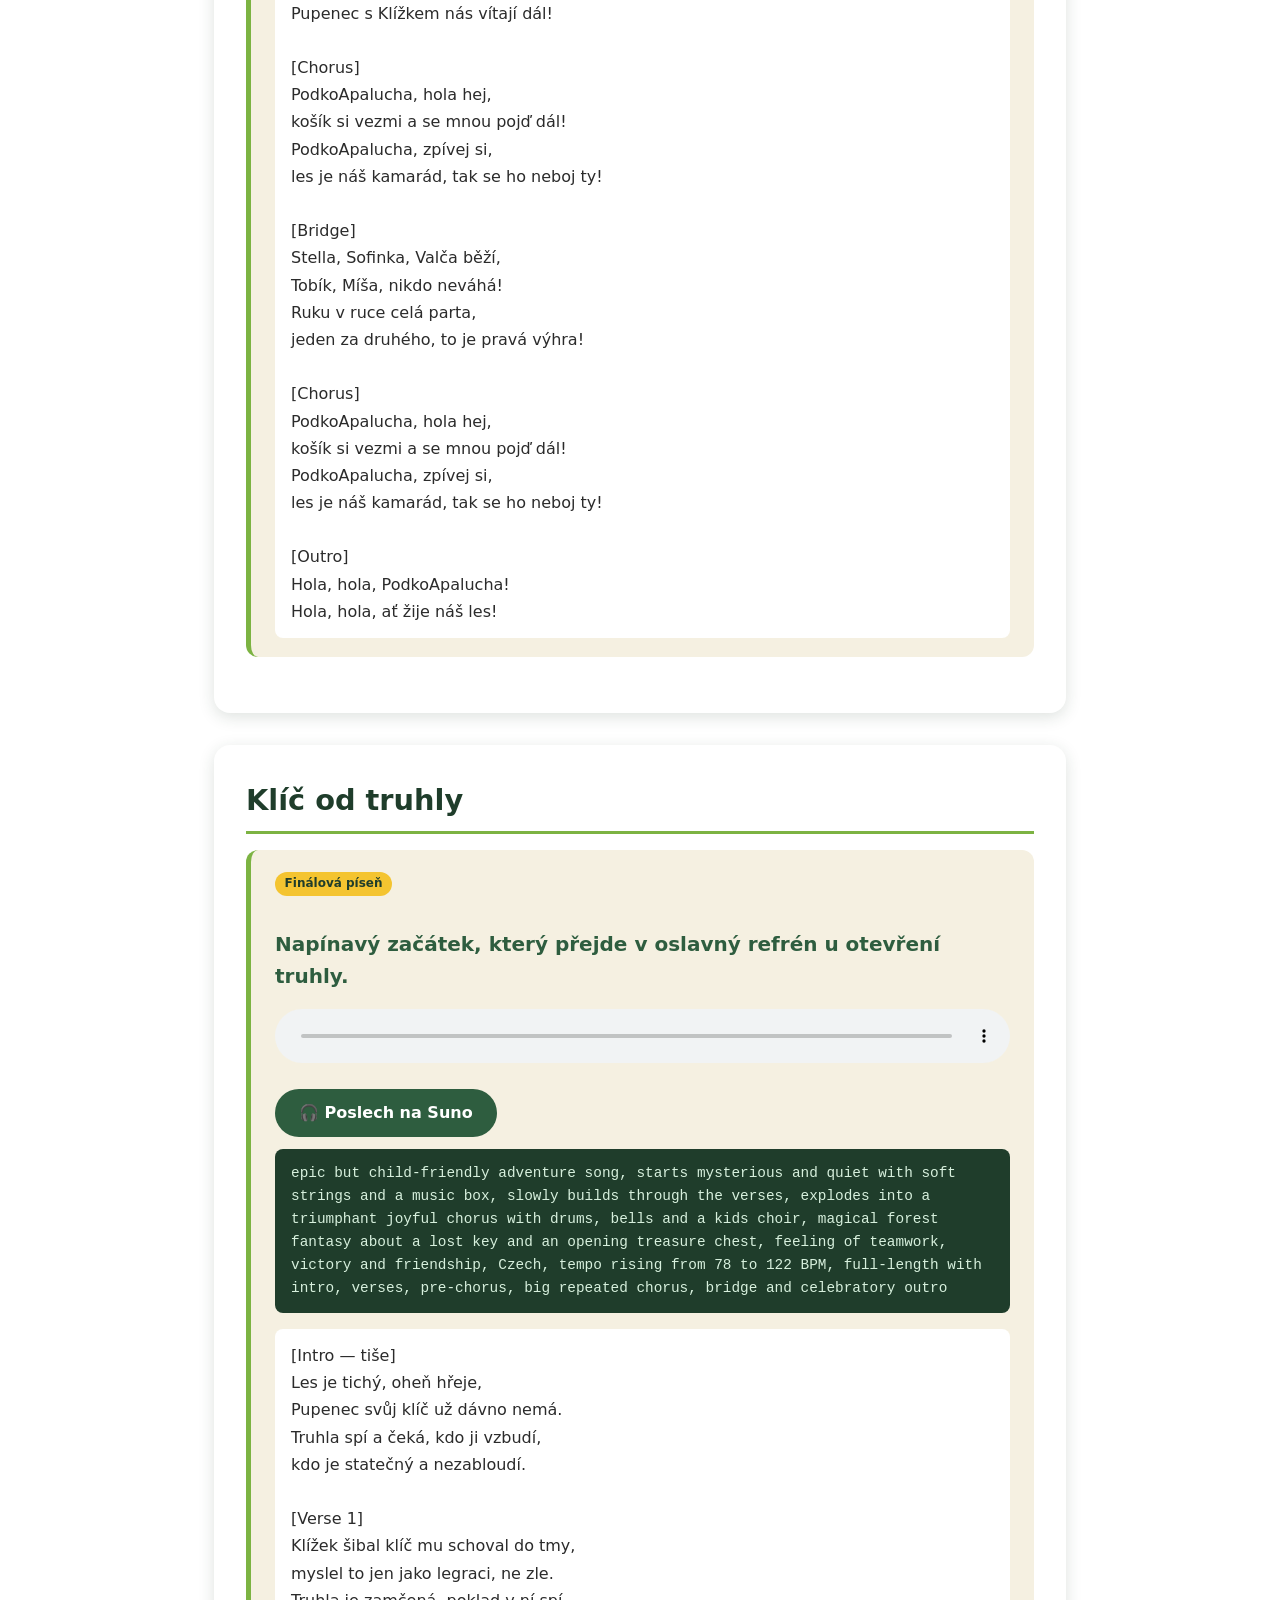
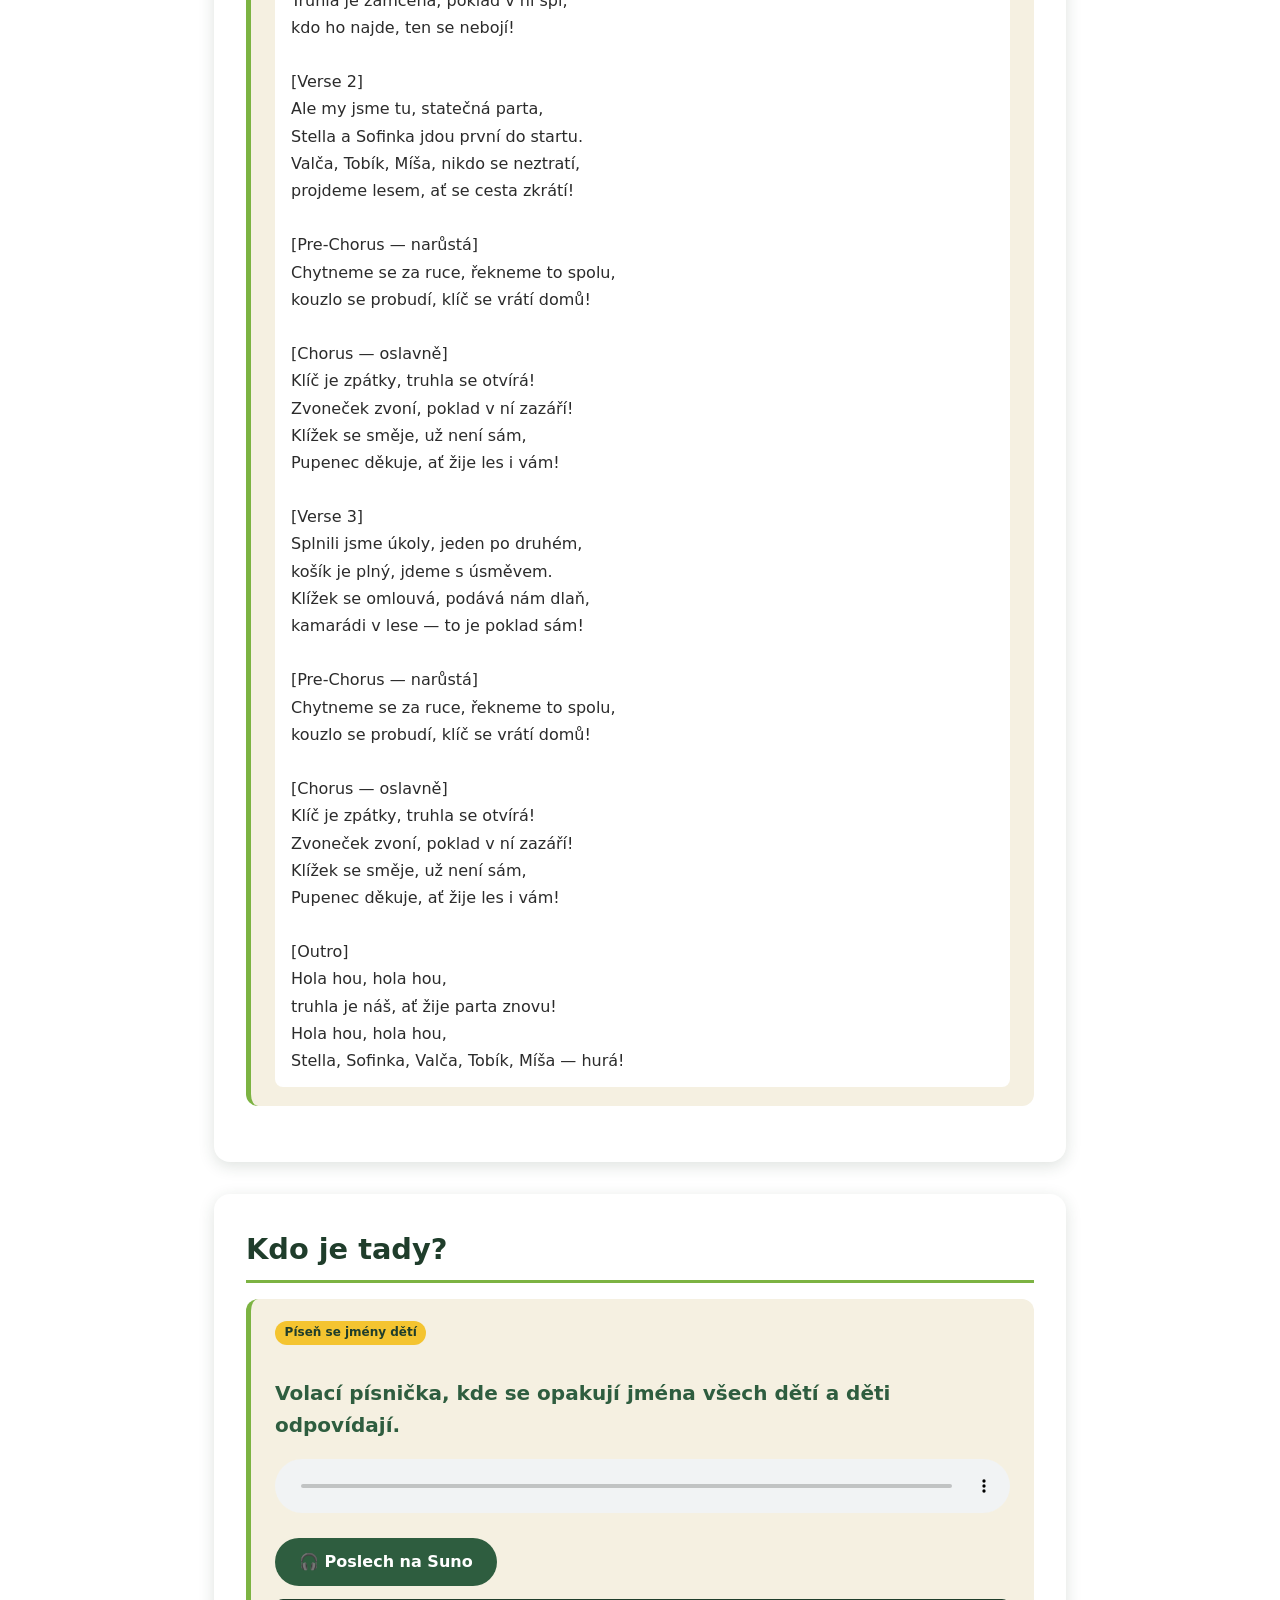
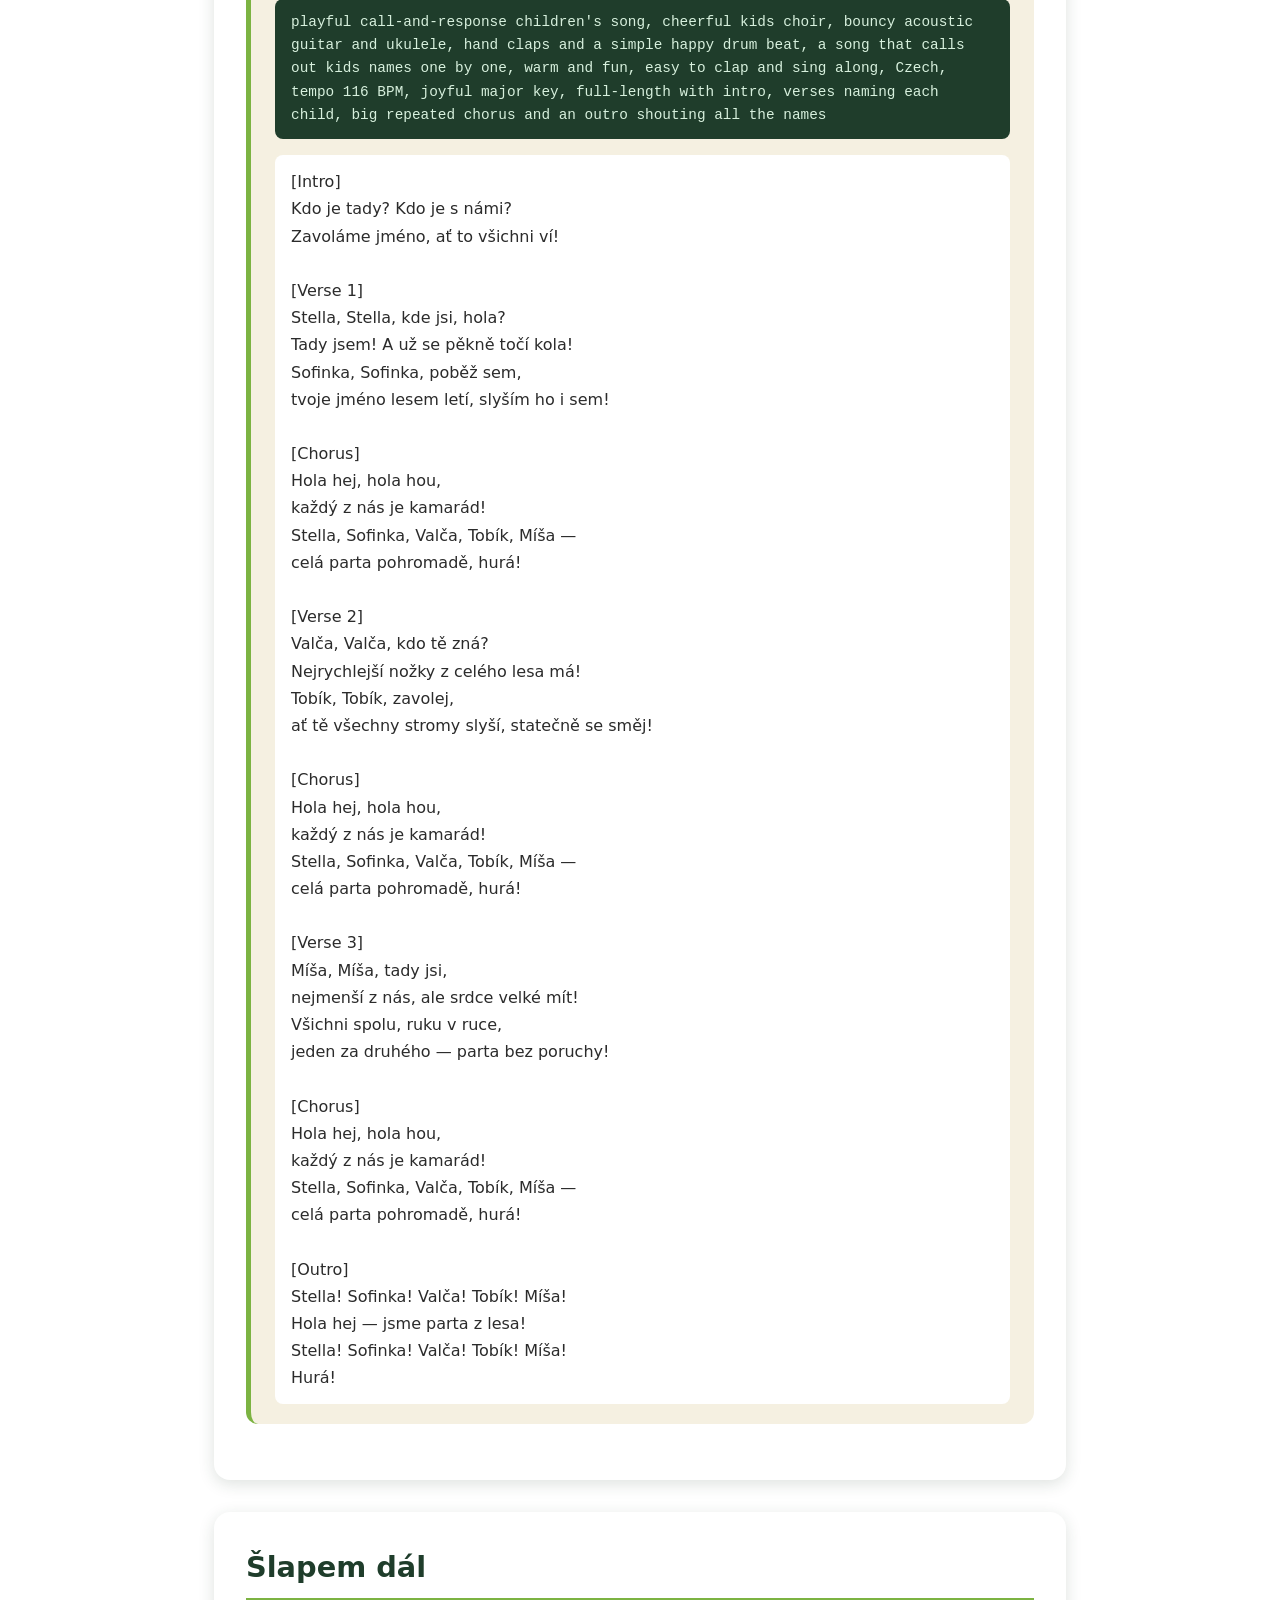
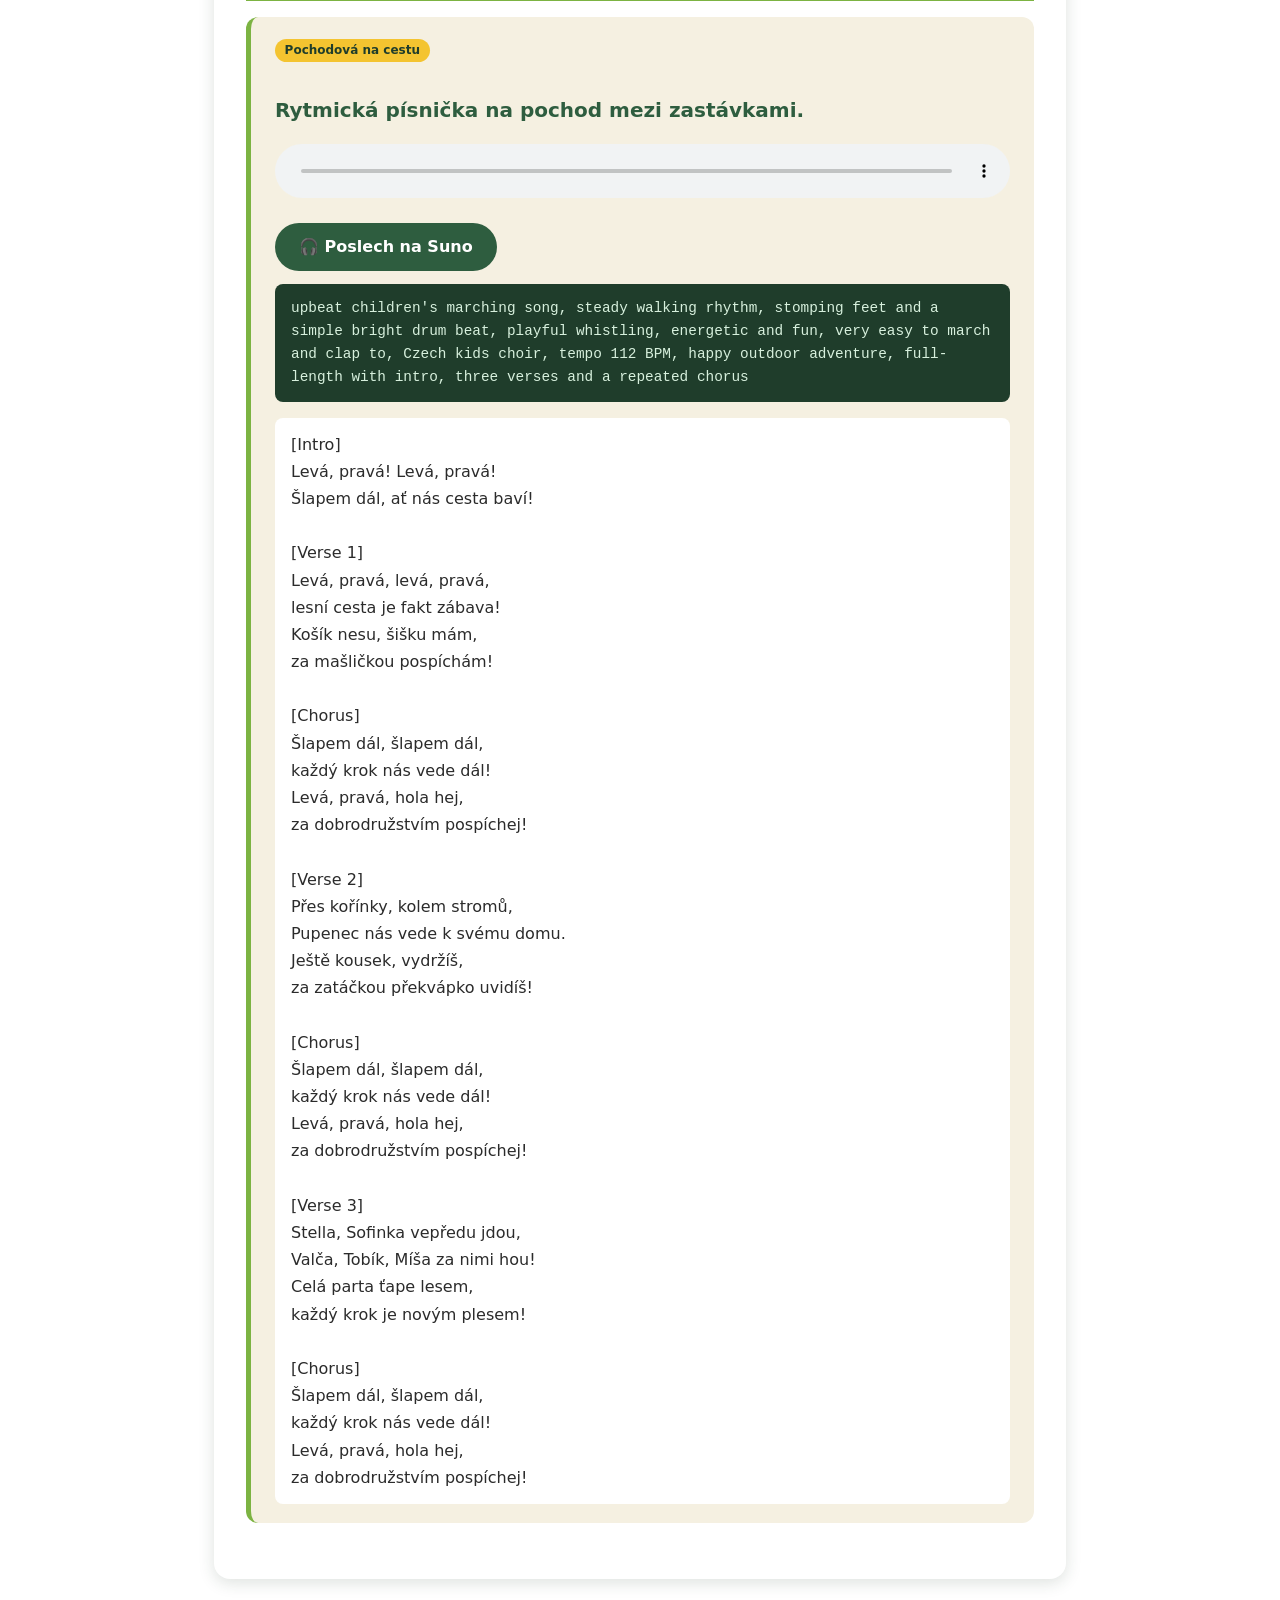
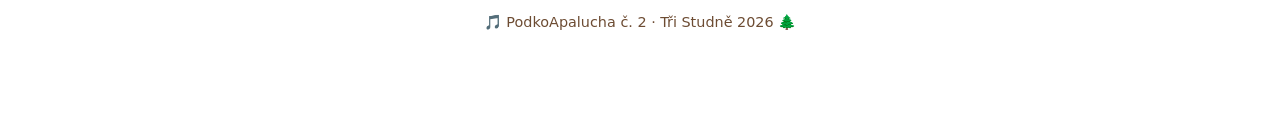
<file: 2026/hudba.html>
<!DOCTYPE html>
<html lang="cs">
<head>
  <meta charset="UTF-8">
  <meta name="viewport" content="width=device-width, initial-scale=1.0">
  <title>Písničky (Suno) — PodkoApalucha č. 2</title>
  <link rel="stylesheet" href="../assets/styl.css">
  <style>
    .pisen {
      background: var(--krem);
      border-radius: 12px;
      padding: 1.2rem 1.5rem;
      margin-bottom: 1.5rem;
      border-left: 5px solid var(--mech);
    }
    .pisen h3 { margin-top: 0; }
    .prompt {
      background: var(--les-tmava);
      color: #d7f0dd;
      border-radius: 8px;
      padding: 0.8rem 1rem;
      font-family: "Courier New", monospace;
      font-size: 0.9rem;
      margin: 0.6rem 0 1rem;
      white-space: pre-wrap;
      position: relative;
    }
    .stitek {
      display: inline-block;
      background: var(--slunce);
      color: var(--les-tmava);
      font-size: 0.75rem;
      font-weight: bold;
      padding: 0.15rem 0.6rem;
      border-radius: 999px;
      margin-bottom: 0.5rem;
    }
    .text-pisne {
      background: #fff;
      border-radius: 8px;
      padding: 0.8rem 1rem;
      white-space: pre-wrap;
      line-height: 1.7;
    }
    .navod code { background: #fff; padding: 0.1rem 0.4rem; border-radius: 4px; }
  </style>
</head>
<body class="rocnik">
  <div class="obal">
    <a class="zpet" href="index.html">← Zpět na ročník 2026</a>

    <header class="hlavicka">
      <div class="strom">🎵🌲</div>
      <h1>Písničky</h1>
      <p class="podtitul">5 skladeb pro Suno</p>
    </header>

    <!-- 0. JEDEME DO AUTA -->
    <section class="blok">
      <h2>Jedeme, jedeme! (do auta)</h2>
      <div class="pisen">
        <span class="stitek">Nálada do auta</span>
        <h3>Mega chytlavá odrhovačka na cestu. Naladí děti na dobrodružství a jmenuje celou partu.</h3>
        <audio controls preload="none" src="hudba/Jedem.mp3" style="width:100%; margin:0.6rem 0;"></audio>
        <p><a class="tlacitko" href="https://suno.com/s/fC53w3t83qHM98jB" target="_blank" rel="noopener">🎧 Poslech na Suno</a></p>
        <div class="prompt">super catchy children's road-trip sing-along, very fast and bouncy, big group chant, loud hand claps and foot stomps, kids shouting names together, cheerful acoustic guitar and ukulele, simple happy drum beat, extremely singable earworm chorus, joyful major key, Czech kids choir, tempo 132 BPM, full-length with intro, two short verses, a clapping bridge and a huge repeated chorus</div>
        <div class="text-pisne">[Intro]
Jedem, jedem, jedem, hej!
Auto frčí, drž se, drž!

[Chorus]
Jedem, jedem, jedem, hej!
Stella, Sofča, Valča, Tobík, Míša, jé!
Jedem, jedem, jedem, hej!
Za dobrodružstvím, kdo je se mnou, ten je král!

[Verse 1]
Auto frčí po silnici,
Stella se směje na sedačce.
Za oknem les už dýchá,
něco tam na nás čeká, ticho!

[Chorus]
Jedem, jedem, jedem, hej!
Stella, Sofča, Valča, Tobík, Míša, jé!
Jedem, jedem, jedem, hej!
Za dobrodružstvím, kdo je se mnou, ten je král!

[Verse 2]
Skřítek klíček někam schoval,
šišky, mašle, tajná cesta.
Co nás v lese asi čeká?
Hádej, hádej, nikdo neví ještě!

[Bridge: tleskání]
Tlesk, tlesk, dupy dup!
Tobík, Míša, poskoč, hup!
Tlesk, tlesk, dupy dup!
Valča, Sofča, přidej hlas!

[Chorus]
Jedem, jedem, jedem, hej!
Stella, Sofča, Valča, Tobík, Míša, jé!
Jedem, jedem, jedem, hej!
Za dobrodružstvím, kdo je se mnou, ten je král!</div>
      </div>
    </section>

    <!-- 1. PODKOAPALUCHA -->
    <section class="blok">
      <h2>PodkoApalucha</h2>
      <div class="pisen">
        <span class="stitek">Hlavní znělka akce</span>
        <h3>Chytlavá hymna k táboráku, kterou zpívá celá parta.</h3>
        <audio controls preload="none" src="hudba/PodkoApalucha.mp3" style="width:100%; margin:0.6rem 0;"></audio>
        <p><a class="tlacitko" href="https://suno.com/s/ijY92HnTIilp7Vv2" target="_blank" rel="noopener">🎧 Poslech na Suno</a></p>
        <div class="prompt">upbeat children's sing-along folk anthem, bright acoustic guitar, foot-stomps and hand claps, warm campfire feel, cheerful major key, big catchy singable chorus, a choir of kids and dads singing together, tin whistle and light hand percussion, tempo 108 BPM, Czech folk, joyful and uplifting, full-length arrangement with intro, two verses, repeated chorus and a bridge</div>
        <div class="text-pisne">[Intro]
Hola, hola, PodkoApalucha!
Hola, hola, les už na nás čeká!

[Verse 1]
Batohy na zádech, jde se do lesa,
táta i děti, dobrodružství se nese.
Mašličky bílé nám ukážou směr,
za každou zelenou úkol a dárek, věř!

[Chorus]
PodkoApalucha, hola hej,
košík si vezmi a se mnou pojď dál!
PodkoApalucha, zpívej si,
les je náš kamarád, tak se ho neboj ty!

[Verse 2]
Šišky a klacíky, studánka, mech,
skřítci nás vedou, ať nejsme na dech.
Splníme úkoly, každý z nás je král,
Pupenec s Klížkem nás vítají dál!

[Chorus]
PodkoApalucha, hola hej,
košík si vezmi a se mnou pojď dál!
PodkoApalucha, zpívej si,
les je náš kamarád, tak se ho neboj ty!

[Bridge]
Stella, Sofinka, Valča běží,
Tobík, Míša, nikdo neváhá!
Ruku v ruce celá parta,
jeden za druhého, to je pravá výhra!

[Chorus]
PodkoApalucha, hola hej,
košík si vezmi a se mnou pojď dál!
PodkoApalucha, zpívej si,
les je náš kamarád, tak se ho neboj ty!

[Outro]
Hola, hola, PodkoApalucha!
Hola, hola, ať žije náš les!</div>
      </div>
    </section>

    <!-- 2. KLÍČ OD TRUHLY -->
    <section class="blok">
      <h2>Klíč od truhly</h2>
      <div class="pisen">
        <span class="stitek">Finálová píseň</span>
        <h3>Napínavý začátek, který přejde v oslavný refrén u otevření truhly.</h3>
        <audio controls preload="none" src="hudba/klic-od-truhly.mp3" style="width:100%; margin:0.6rem 0;"></audio>
        <p><a class="tlacitko" href="https://suno.com/s/co55ABBJBK1YXN8M" target="_blank" rel="noopener">🎧 Poslech na Suno</a></p>
        <div class="prompt">epic but child-friendly adventure song, starts mysterious and quiet with soft strings and a music box, slowly builds through the verses, explodes into a triumphant joyful chorus with drums, bells and a kids choir, magical forest fantasy about a lost key and an opening treasure chest, feeling of teamwork, victory and friendship, Czech, tempo rising from 78 to 122 BPM, full-length with intro, verses, pre-chorus, big repeated chorus, bridge and celebratory outro</div>
        <div class="text-pisne">[Intro — tiše]
Les je tichý, oheň hřeje,
Pupenec svůj klíč už dávno nemá.
Truhla spí a čeká, kdo ji vzbudí,
kdo je statečný a nezabloudí.

[Verse 1]
Klížek šibal klíč mu schoval do tmy,
myslel to jen jako legraci, ne zle.
Truhla je zamčená, poklad v ní spí,
kdo ho najde, ten se nebojí!

[Verse 2]
Ale my jsme tu, statečná parta,
Stella a Sofinka jdou první do startu.
Valča, Tobík, Míša, nikdo se neztratí,
projdeme lesem, ať se cesta zkrátí!

[Pre-Chorus — narůstá]
Chytneme se za ruce, řekneme to spolu,
kouzlo se probudí, klíč se vrátí domů!

[Chorus — oslavně]
Klíč je zpátky, truhla se otvírá!
Zvoneček zvoní, poklad v ní zazáří!
Klížek se směje, už není sám,
Pupenec děkuje, ať žije les i vám!

[Verse 3]
Splnili jsme úkoly, jeden po druhém,
košík je plný, jdeme s úsměvem.
Klížek se omlouvá, podává nám dlaň,
kamarádi v lese — to je poklad sám!

[Pre-Chorus — narůstá]
Chytneme se za ruce, řekneme to spolu,
kouzlo se probudí, klíč se vrátí domů!

[Chorus — oslavně]
Klíč je zpátky, truhla se otvírá!
Zvoneček zvoní, poklad v ní zazáří!
Klížek se směje, už není sám,
Pupenec děkuje, ať žije les i vám!

[Outro]
Hola hou, hola hou,
truhla je náš, ať žije parta znovu!
Hola hou, hola hou,
Stella, Sofinka, Valča, Tobík, Míša — hurá!</div>
      </div>
    </section>

    <!-- 3. KDO JE TADY -->
    <section class="blok">
      <h2>Kdo je tady?</h2>
      <div class="pisen">
        <span class="stitek">Píseň se jmény dětí</span>
        <h3>Volací písnička, kde se opakují jména všech dětí a děti odpovídají.</h3>
        <audio controls preload="none" src="hudba/kdo-je-tady.mp3" style="width:100%; margin:0.6rem 0;"></audio>
        <p><a class="tlacitko" href="https://suno.com/s/Gx4XsX6P9tvwCFCv" target="_blank" rel="noopener">🎧 Poslech na Suno</a></p>
        <div class="prompt">playful call-and-response children's song, cheerful kids choir, bouncy acoustic guitar and ukulele, hand claps and a simple happy drum beat, a song that calls out kids names one by one, warm and fun, easy to clap and sing along, Czech, tempo 116 BPM, joyful major key, full-length with intro, verses naming each child, big repeated chorus and an outro shouting all the names</div>
        <div class="text-pisne">[Intro]
Kdo je tady? Kdo je s námi?
Zavoláme jméno, ať to všichni ví!

[Verse 1]
Stella, Stella, kde jsi, hola?
Tady jsem! A už se pěkně točí kola!
Sofinka, Sofinka, poběž sem,
tvoje jméno lesem letí, slyším ho i sem!

[Chorus]
Hola hej, hola hou,
každý z nás je kamarád!
Stella, Sofinka, Valča, Tobík, Míša —
celá parta pohromadě, hurá!

[Verse 2]
Valča, Valča, kdo tě zná?
Nejrychlejší nožky z celého lesa má!
Tobík, Tobík, zavolej,
ať tě všechny stromy slyší, statečně se směj!

[Chorus]
Hola hej, hola hou,
každý z nás je kamarád!
Stella, Sofinka, Valča, Tobík, Míša —
celá parta pohromadě, hurá!

[Verse 3]
Míša, Míša, tady jsi,
nejmenší z nás, ale srdce velké mít!
Všichni spolu, ruku v ruce,
jeden za druhého — parta bez poruchy!

[Chorus]
Hola hej, hola hou,
každý z nás je kamarád!
Stella, Sofinka, Valča, Tobík, Míša —
celá parta pohromadě, hurá!

[Outro]
Stella! Sofinka! Valča! Tobík! Míša!
Hola hej — jsme parta z lesa!
Stella! Sofinka! Valča! Tobík! Míša!
Hurá!</div>
      </div>
    </section>

    <!-- 4. ŠLAPEM DÁL -->
    <section class="blok">
      <h2>Šlapem dál</h2>
      <div class="pisen">
        <span class="stitek">Pochodová na cestu</span>
        <h3>Rytmická písnička na pochod mezi zastávkami.</h3>
        <audio controls preload="none" src="hudba/slapem-dal.mp3" style="width:100%; margin:0.6rem 0;"></audio>
        <p><a class="tlacitko" href="https://suno.com/s/pa50MFR0HQqZ6w3p" target="_blank" rel="noopener">🎧 Poslech na Suno</a></p>
        <div class="prompt">upbeat children's marching song, steady walking rhythm, stomping feet and a simple bright drum beat, playful whistling, energetic and fun, very easy to march and clap to, Czech kids choir, tempo 112 BPM, happy outdoor adventure, full-length with intro, three verses and a repeated chorus</div>
        <div class="text-pisne">[Intro]
Levá, pravá! Levá, pravá!
Šlapem dál, ať nás cesta baví!

[Verse 1]
Levá, pravá, levá, pravá,
lesní cesta je fakt zábava!
Košík nesu, šišku mám,
za mašličkou pospíchám!

[Chorus]
Šlapem dál, šlapem dál,
každý krok nás vede dál!
Levá, pravá, hola hej,
za dobrodružstvím pospíchej!

[Verse 2]
Přes kořínky, kolem stromů,
Pupenec nás vede k svému domu.
Ještě kousek, vydržíš,
za zatáčkou překvápko uvidíš!

[Chorus]
Šlapem dál, šlapem dál,
každý krok nás vede dál!
Levá, pravá, hola hej,
za dobrodružstvím pospíchej!

[Verse 3]
Stella, Sofinka vepředu jdou,
Valča, Tobík, Míša za nimi hou!
Celá parta ťape lesem,
každý krok je novým plesem!

[Chorus]
Šlapem dál, šlapem dál,
každý krok nás vede dál!
Levá, pravá, hola hej,
za dobrodružstvím pospíchej!</div>
      </div>
    </section>

    <footer class="paticka">
      🎵 PodkoApalucha č. 2 · Tři Studně 2026 🌲
    </footer>
  </div>
</body>
</html>
</file>
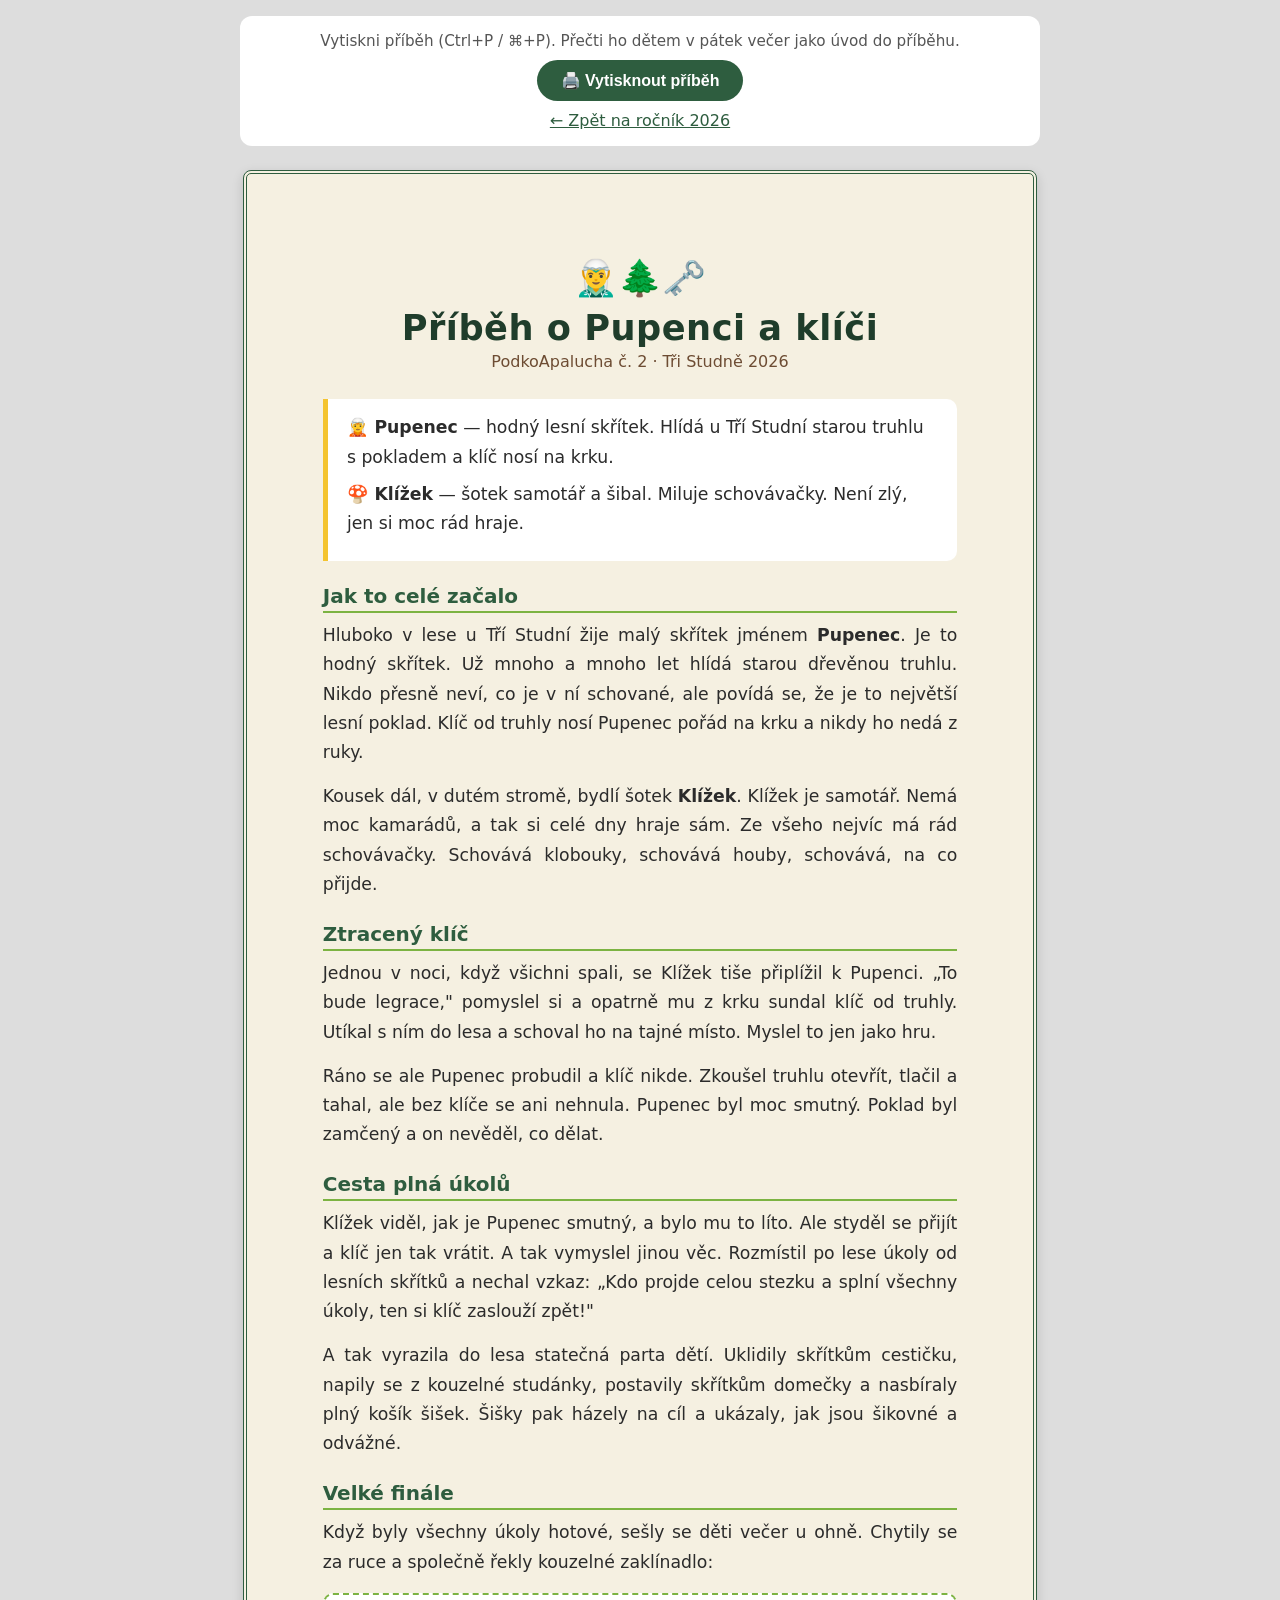
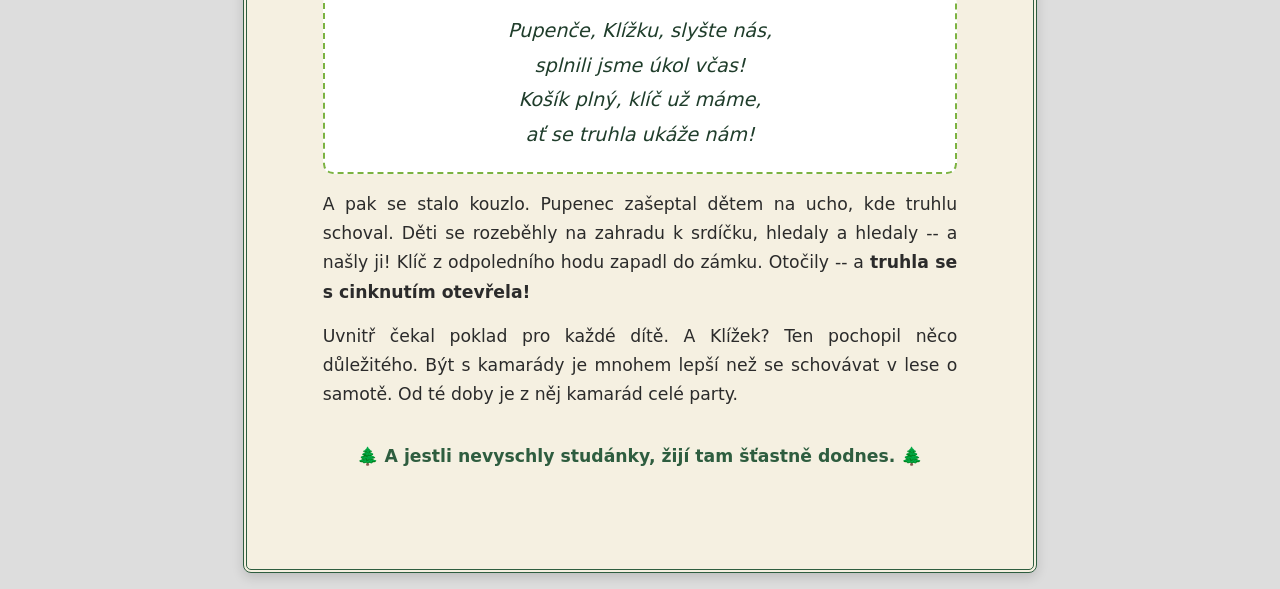
<file: 2026/pribeh.html>
<!DOCTYPE html>
<html lang="cs">
<head>
  <meta charset="UTF-8">
  <meta name="viewport" content="width=device-width, initial-scale=1.0">
  <title>Příběh na tisk — PodkoApalucha č. 2</title>
  <style>
    :root {
      --les-tmava: #1f3d2b;
      --les-stredni: #2e5d3f;
      --mech: #7cb342;
      --slunce: #f4c430;
      --kura: #6d4c33;
      --krem: #f5f0e1;
    }
    * { margin: 0; padding: 0; box-sizing: border-box; }

    body {
      font-family: "Trebuchet MS", "Segoe UI", system-ui, sans-serif;
      background: #ddd;
      padding: 1rem;
      color: #2b2b2b;
    }

    /* Ovládací lišta — netiskne se */
    .ovladani {
      max-width: 800px;
      margin: 0 auto 1.5rem;
      text-align: center;
      background: #fff;
      padding: 1rem;
      border-radius: 12px;
    }
    .ovladani p { color: #555; margin-bottom: 0.6rem; font-size: 0.95rem; }
    .ovladani button {
      background: var(--les-stredni);
      color: #fff;
      border: none;
      padding: 0.7rem 1.5rem;
      border-radius: 999px;
      font-size: 1rem;
      font-weight: bold;
      cursor: pointer;
    }
    .ovladani button:hover { background: var(--les-tmava); }
    .ovladani a { color: var(--les-stredni); display: block; margin-top: 0.6rem; }

    /* List A4 s příběhem */
    .list {
      width: 210mm;
      min-height: 297mm;
      margin: 0 auto;
      background: var(--krem);
      border: 4px double var(--les-stredni);
      border-radius: 8px;
      padding: 22mm 20mm;
      box-shadow: 0 4px 12px rgba(0,0,0,0.15);
    }

    .list .roh {
      text-align: center;
      font-size: 2.2rem;
      margin-bottom: 0.5rem;
    }
    .list h1 {
      text-align: center;
      color: var(--les-tmava);
      font-size: 2.2rem;
      letter-spacing: 0.5px;
    }
    .list .podnadpis {
      text-align: center;
      color: var(--kura);
      font-size: 1rem;
      margin-bottom: 1.5rem;
    }
    .list h2 {
      color: var(--les-stredni);
      font-size: 1.25rem;
      margin: 1.4rem 0 0.5rem;
      border-bottom: 2px solid var(--mech);
      padding-bottom: 0.2rem;
    }
    .list p {
      font-size: 1.08rem;
      line-height: 1.7;
      margin-bottom: 0.9rem;
      text-align: justify;
    }
    .list .postavy {
      background: #fff;
      border-left: 5px solid var(--slunce);
      border-radius: 0 10px 10px 0;
      padding: 0.9rem 1.2rem;
      margin: 1rem 0;
    }
    .list .postavy p { margin-bottom: 0.5rem; text-align: left; }
    .list .zaklinadlo {
      font-style: italic;
      font-size: 1.2rem;
      color: var(--les-tmava);
      text-align: center;
      background: #fff;
      border: 2px dashed var(--mech);
      border-radius: 10px;
      padding: 1.2rem;
      margin: 1rem 0;
      line-height: 1.8;
    }
    .list .paticka {
      text-align: center;
      margin-top: 2rem;
      font-weight: bold;
      color: var(--les-stredni);
    }

    @media print {
      body { background: #fff; padding: 0; }
      .ovladani { display: none; }
      .list {
        box-shadow: none;
        border-radius: 0;
        width: 100%;
        min-height: auto;
        margin: 0;
      }
    }
  </style>
</head>
<body>

  <div class="ovladani">
    <p>Vytiskni příběh (Ctrl+P / ⌘+P). Přečti ho dětem v pátek večer jako úvod do příběhu.</p>
    <button onclick="window.print()">🖨️ Vytisknout příběh</button>
    <a href="index.html">← Zpět na ročník 2026</a>
  </div>

  <div class="list">
    <div class="roh">🧝‍♂️🌲🗝️</div>
    <h1>Příběh o Pupenci a klíči</h1>
    <p class="podnadpis">PodkoApalucha č. 2 · Tři Studně 2026</p>

    <div class="postavy">
      <p>🧝 <strong>Pupenec</strong> — hodný lesní skřítek. Hlídá u Tří Studní starou truhlu s pokladem a klíč nosí na krku.</p>
      <p>🍄 <strong>Klížek</strong> — šotek samotář a šibal. Miluje schovávačky. Není zlý, jen si moc rád hraje.</p>
    </div>

    <h2>Jak to celé začalo</h2>
    <p>
      Hluboko v lese u Tří Studní žije malý skřítek jménem <strong>Pupenec</strong>.
      Je to hodný skřítek. Už mnoho a mnoho let hlídá starou dřevěnou truhlu.
      Nikdo přesně neví, co je v ní schované, ale povídá se, že je to největší
      lesní poklad. Klíč od truhly nosí Pupenec pořád na krku a nikdy ho nedá z ruky.
    </p>
    <p>
      Kousek dál, v dutém stromě, bydlí šotek <strong>Klížek</strong>. Klížek je
      samotář. Nemá moc kamarádů, a tak si celé dny hraje sám. Ze všeho nejvíc má
      rád schovávačky. Schovává klobouky, schovává houby, schovává, na co přijde.
    </p>

    <h2>Ztracený klíč</h2>
    <p>
      Jednou v noci, když všichni spali, se Klížek tiše připlížil k Pupenci.
      „To bude legrace," pomyslel si a opatrně mu z krku sundal klíč od truhly.
      Utíkal s ním do lesa a schoval ho na tajné místo. Myslel to jen jako hru.
    </p>
    <p>
      Ráno se ale Pupenec probudil a klíč nikde. Zkoušel truhlu otevřít, tlačil
      a tahal, ale bez klíče se ani nehnula. Pupenec byl moc smutný. Poklad byl
      zamčený a on nevěděl, co dělat.
    </p>

    <h2>Cesta plná úkolů</h2>
    <p>
      Klížek viděl, jak je Pupenec smutný, a bylo mu to líto. Ale styděl se přijít
      a klíč jen tak vrátit. A tak vymyslel jinou věc. Rozmístil po lese úkoly od
      lesních skřítků a nechal vzkaz: „Kdo projde celou stezku a splní všechny úkoly,
      ten si klíč zaslouží zpět!"
    </p>
    <p>
      A tak vyrazila do lesa statečná parta dětí. Uklidily skřítkům cestičku,
      napily se z kouzelné studánky, postavily skřítkům domečky a nasbíraly plný
      košík šišek. Šišky pak házely na cíl a ukázaly, jak jsou šikovné a odvážné.
    </p>

    <h2>Velké finále</h2>
    <p>
      Když byly všechny úkoly hotové, sešly se děti večer u ohně. Chytily se za
      ruce a společně řekly kouzelné zaklínadlo:
    </p>
    <div class="zaklinadlo">
      Pupenče, Klížku, slyšte nás,<br>
      splnili jsme úkol včas!<br>
      Košík plný, klíč už máme,<br>
      ať se truhla ukáže nám!
    </div>
    <p>
      A pak se stalo kouzlo. Pupenec zašeptal dětem na ucho, kde truhlu schoval.
      Děti se rozeběhly na zahradu k srdíčku, hledaly a hledaly -- a našly ji!
      Klíč z odpoledního hodu zapadl do zámku. Otočily -- a <strong>truhla se s cinknutím otevřela!</strong>
    </p>
    <p>
      Uvnitř čekal poklad pro každé dítě. A Klížek? Ten pochopil něco důležitého.
      Být s kamarády je mnohem lepší než se schovávat v lese o samotě. Od té doby
      je z něj kamarád celé party.
    </p>

    <p class="paticka">🌲 A jestli nevyschly studánky, žijí tam šťastně dodnes. 🌲</p>
  </div>

</body>
</html>
</file>
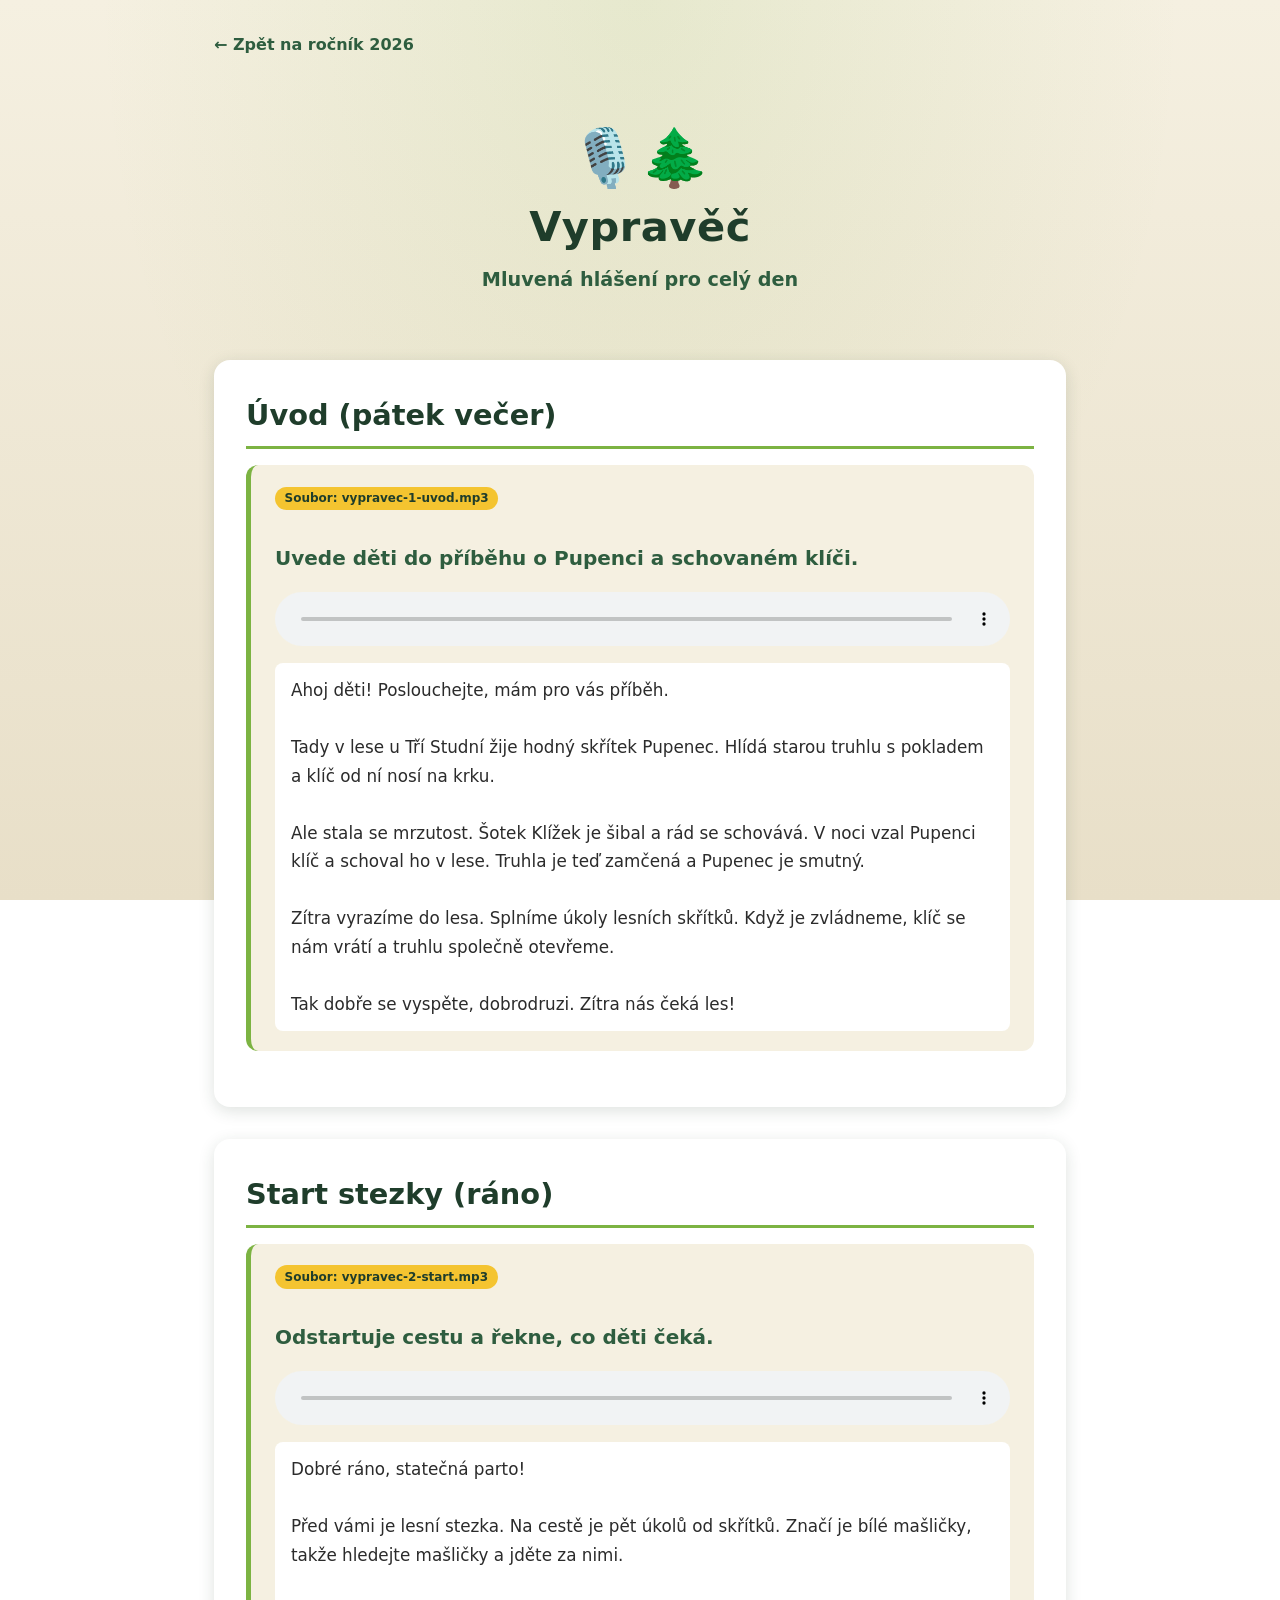
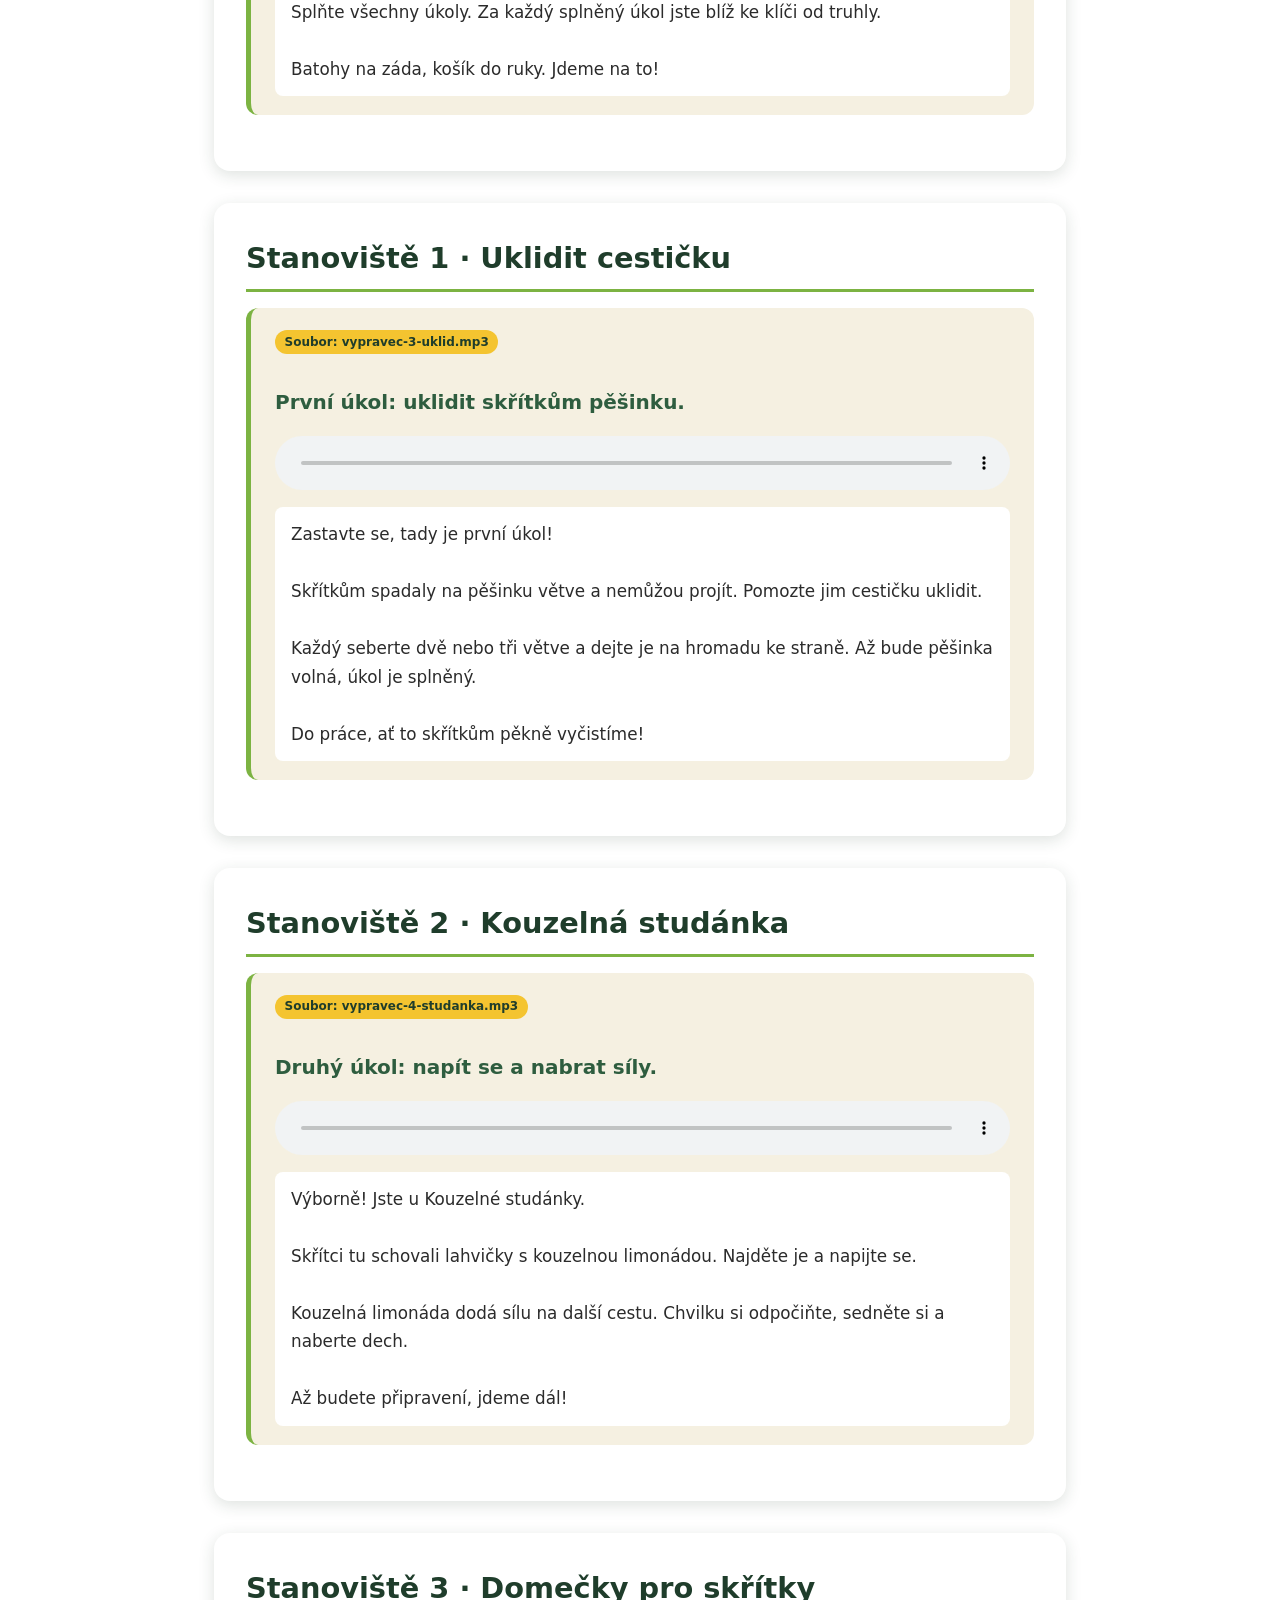
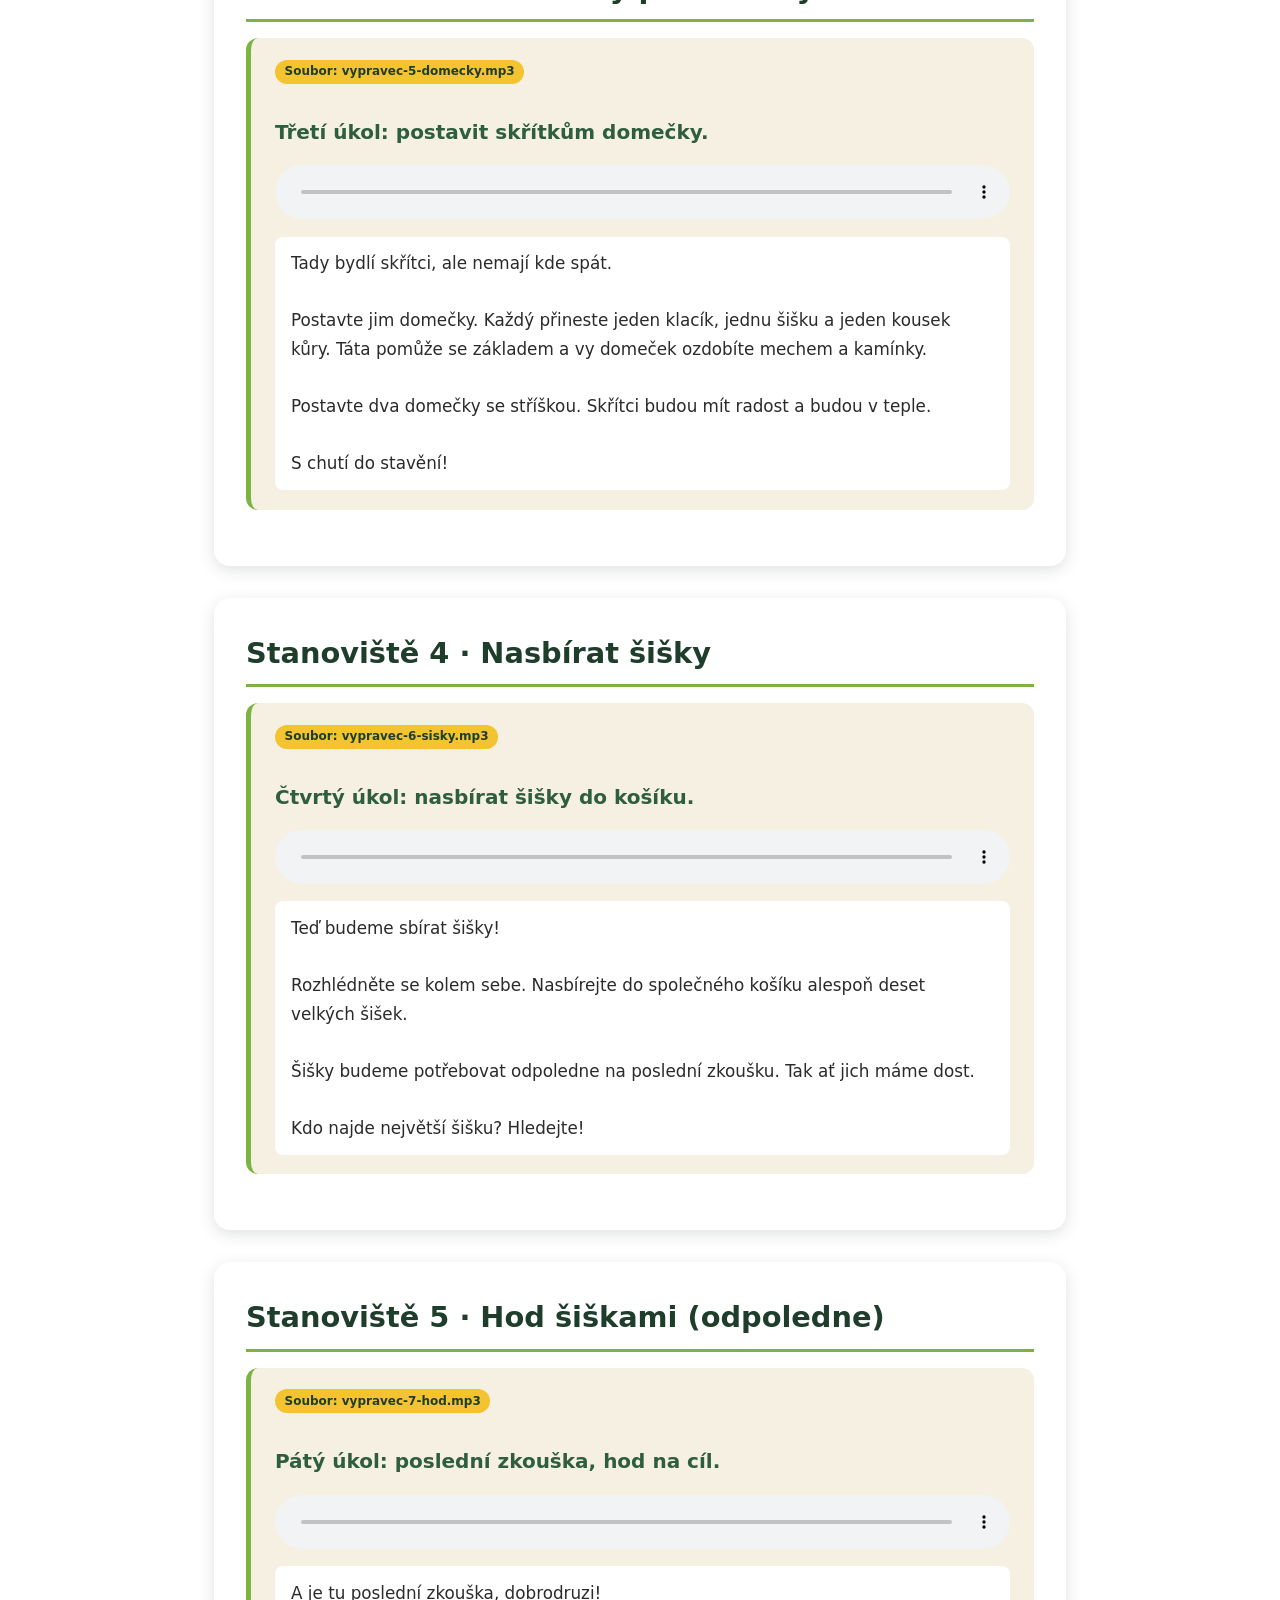
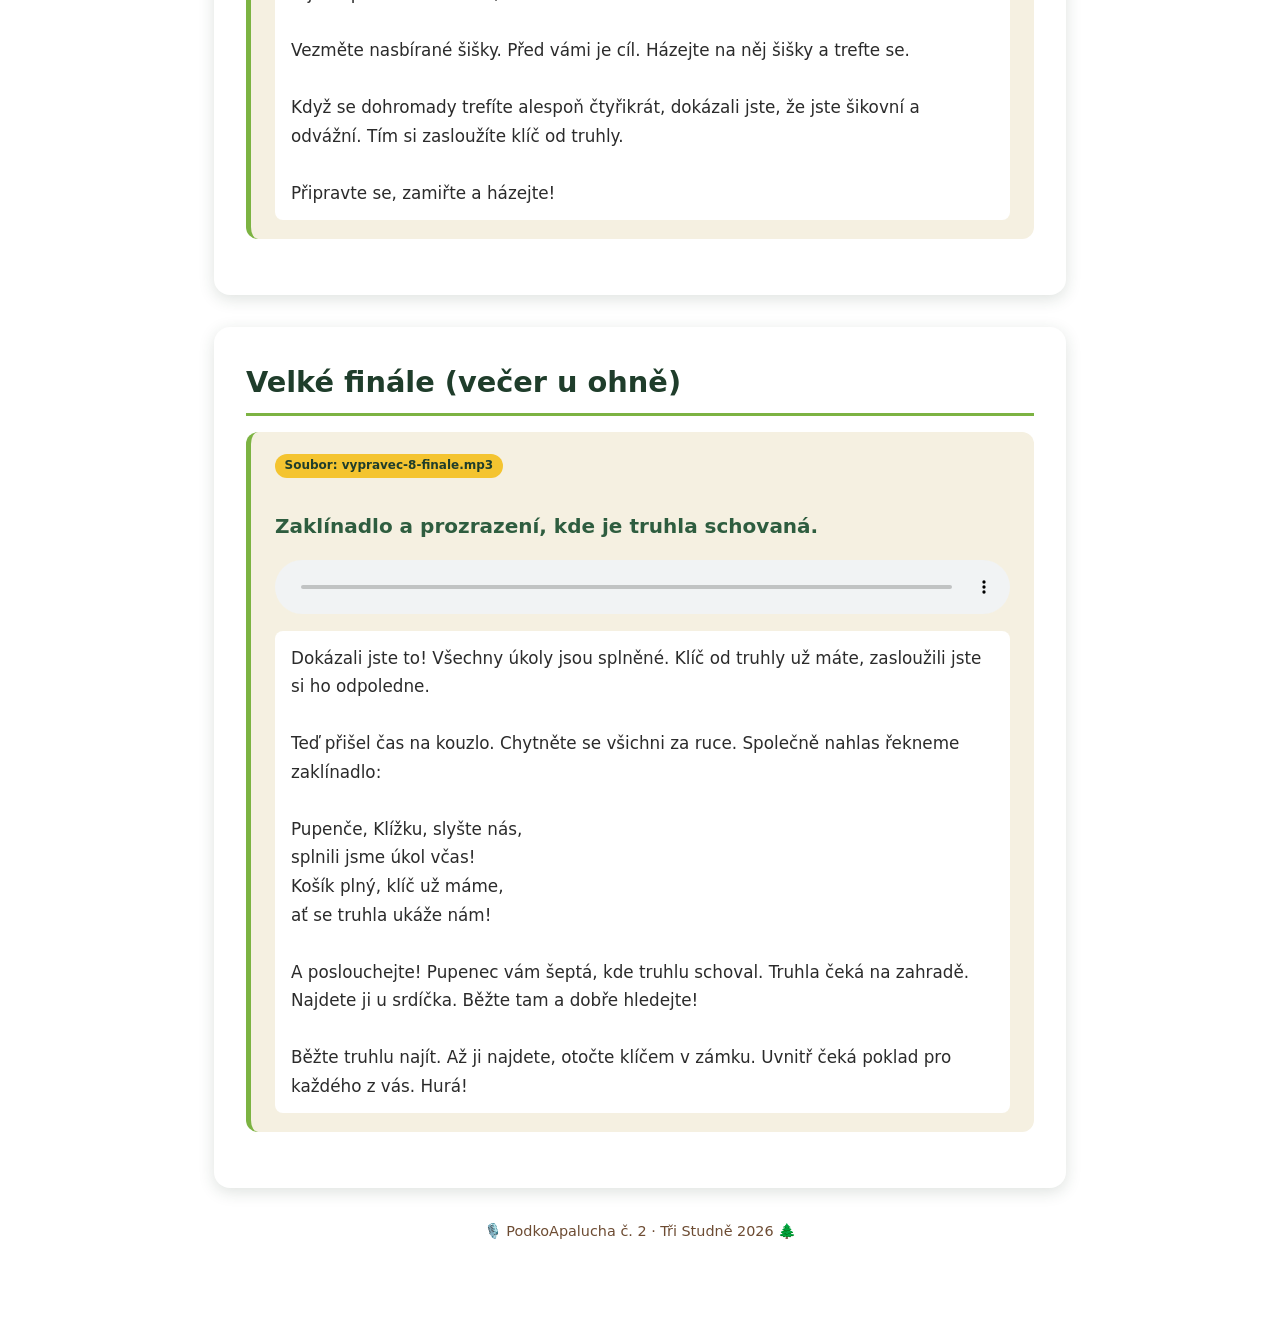
<file: 2026/vypravec.html>
<!DOCTYPE html>
<html lang="cs">
<head>
  <meta charset="UTF-8">
  <meta name="viewport" content="width=device-width, initial-scale=1.0">
  <title>Vypravěč (ElevenLabs) — PodkoApalucha č. 2</title>
  <link rel="stylesheet" href="../assets/styl.css">
  <style>
    .hlaseni {
      background: var(--krem);
      border-radius: 12px;
      padding: 1.2rem 1.5rem;
      margin-bottom: 1.5rem;
      border-left: 5px solid var(--mech);
    }
    .hlaseni h3 { margin-top: 0; }
    .stitek {
      display: inline-block;
      background: var(--slunce);
      color: var(--les-tmava);
      font-size: 0.75rem;
      font-weight: bold;
      padding: 0.15rem 0.6rem;
      border-radius: 999px;
      margin-bottom: 0.5rem;
    }
    .text-hlaseni {
      background: #fff;
      border-radius: 8px;
      padding: 0.8rem 1rem;
      white-space: pre-wrap;
      line-height: 1.7;
      font-size: 1.05rem;
    }
  </style>
</head>
<body class="rocnik">
  <div class="obal">
    <a class="zpet" href="index.html">← Zpět na ročník 2026</a>

    <header class="hlavicka">
      <div class="strom">🎙️🌲</div>
      <h1>Vypravěč</h1>
      <p class="podtitul">Mluvená hlášení pro celý den</p>
    </header>

    <!-- 1. ÚVOD U OHNĚ -->
    <section class="blok">
      <h2>Úvod (pátek večer)</h2>
      <div class="hlaseni">
        <span class="stitek">Soubor: vypravec-1-uvod.mp3</span>
        <h3>Uvede děti do příběhu o Pupenci a schovaném klíči.</h3>
        <audio controls preload="none" src="hudba/vypravec-1-uvod.mp3" style="width:100%; margin:0.6rem 0;"></audio>
        <div class="text-hlaseni">Ahoj děti! Poslouchejte, mám pro vás příběh.

Tady v lese u Tří Studní žije hodný skřítek Pupenec. Hlídá starou truhlu s pokladem a klíč od ní nosí na krku.

Ale stala se mrzutost. Šotek Klížek je šibal a rád se schovává. V noci vzal Pupenci klíč a schoval ho v lese. Truhla je teď zamčená a Pupenec je smutný.

Zítra vyrazíme do lesa. Splníme úkoly lesních skřítků. Když je zvládneme, klíč se nám vrátí a truhlu společně otevřeme.

Tak dobře se vyspěte, dobrodruzi. Zítra nás čeká les!</div>
      </div>
    </section>

    <!-- 2. START STEZKY -->
    <section class="blok">
      <h2>Start stezky (ráno)</h2>
      <div class="hlaseni">
        <span class="stitek">Soubor: vypravec-2-start.mp3</span>
        <h3>Odstartuje cestu a řekne, co děti čeká.</h3>
        <audio controls preload="none" src="hudba/vypravec-2-start.mp3" style="width:100%; margin:0.6rem 0;"></audio>
        <div class="text-hlaseni">Dobré ráno, statečná parto!

Před vámi je lesní stezka. Na cestě je pět úkolů od skřítků. Značí je bílé mašličky, takže hledejte mašličky a jděte za nimi.

Splňte všechny úkoly. Za každý splněný úkol jste blíž ke klíči od truhly.

Batohy na záda, košík do ruky. Jdeme na to!</div>
      </div>
    </section>

    <!-- 3. STANOVIŠTĚ 1 -->
    <section class="blok">
      <h2>Stanoviště 1 · Uklidit cestičku</h2>
      <div class="hlaseni">
        <span class="stitek">Soubor: vypravec-3-uklid.mp3</span>
        <h3>První úkol: uklidit skřítkům pěšinku.</h3>
        <audio controls preload="none" src="hudba/vypravec-3-uklid.mp3" style="width:100%; margin:0.6rem 0;"></audio>
        <div class="text-hlaseni">Zastavte se, tady je první úkol!

Skřítkům spadaly na pěšinku větve a nemůžou projít. Pomozte jim cestičku uklidit.

Každý seberte dvě nebo tři větve a dejte je na hromadu ke straně. Až bude pěšinka volná, úkol je splněný.

Do práce, ať to skřítkům pěkně vyčistíme!</div>
      </div>
    </section>

    <!-- 4. STANOVIŠTĚ 2 -->
    <section class="blok">
      <h2>Stanoviště 2 · Kouzelná studánka</h2>
      <div class="hlaseni">
        <span class="stitek">Soubor: vypravec-4-studanka.mp3</span>
        <h3>Druhý úkol: napít se a nabrat síly.</h3>
        <audio controls preload="none" src="hudba/vypravec-4-studanka.mp3" style="width:100%; margin:0.6rem 0;"></audio>
        <div class="text-hlaseni">Výborně! Jste u Kouzelné studánky.

Skřítci tu schovali lahvičky s kouzelnou limonádou. Najděte je a napijte se.

Kouzelná limonáda dodá sílu na další cestu. Chvilku si odpočiňte, sedněte si a naberte dech.

Až budete připravení, jdeme dál!</div>
      </div>
    </section>

    <!-- 5. STANOVIŠTĚ 3 -->
    <section class="blok">
      <h2>Stanoviště 3 · Domečky pro skřítky</h2>
      <div class="hlaseni">
        <span class="stitek">Soubor: vypravec-5-domecky.mp3</span>
        <h3>Třetí úkol: postavit skřítkům domečky.</h3>
        <audio controls preload="none" src="hudba/vypravec-5-domecky.mp3" style="width:100%; margin:0.6rem 0;"></audio>
        <div class="text-hlaseni">Tady bydlí skřítci, ale nemají kde spát.

Postavte jim domečky. Každý přineste jeden klacík, jednu šišku a jeden kousek kůry. Táta pomůže se základem a vy domeček ozdobíte mechem a kamínky.

Postavte dva domečky se stříškou. Skřítci budou mít radost a budou v teple.

S chutí do stavění!</div>
      </div>
    </section>

    <!-- 6. STANOVIŠTĚ 4 -->
    <section class="blok">
      <h2>Stanoviště 4 · Nasbírat šišky</h2>
      <div class="hlaseni">
        <span class="stitek">Soubor: vypravec-6-sisky.mp3</span>
        <h3>Čtvrtý úkol: nasbírat šišky do košíku.</h3>
        <audio controls preload="none" src="hudba/vypravec-6-sisky.mp3" style="width:100%; margin:0.6rem 0;"></audio>
        <div class="text-hlaseni">Teď budeme sbírat šišky!

Rozhlédněte se kolem sebe. Nasbírejte do společného košíku alespoň deset velkých šišek.

Šišky budeme potřebovat odpoledne na poslední zkoušku. Tak ať jich máme dost.

Kdo najde největší šišku? Hledejte!</div>
      </div>
    </section>

    <!-- 7. STANOVIŠTĚ 5 -->
    <section class="blok">
      <h2>Stanoviště 5 · Hod šiškami (odpoledne)</h2>
      <div class="hlaseni">
        <span class="stitek">Soubor: vypravec-7-hod.mp3</span>
        <h3>Pátý úkol: poslední zkouška, hod na cíl.</h3>
        <audio controls preload="none" src="hudba/vypravec-7-hod.mp3" style="width:100%; margin:0.6rem 0;"></audio>
        <div class="text-hlaseni">A je tu poslední zkouška, dobrodruzi!

Vezměte nasbírané šišky. Před vámi je cíl. Házejte na něj šišky a trefte se.

Když se dohromady trefíte alespoň čtyřikrát, dokázali jste, že jste šikovní a odvážní. Tím si zasloužíte klíč od truhly.

Připravte se, zamiřte a házejte!</div>
      </div>
    </section>

    <!-- 8. FINÁLE -->
    <section class="blok">
      <h2>Velké finále (večer u ohně)</h2>
      <div class="hlaseni">
        <span class="stitek">Soubor: vypravec-8-finale.mp3</span>
        <h3>Zaklínadlo a prozrazení, kde je truhla schovaná.</h3>
        <audio controls preload="none" src="hudba/vypravec-8-finale.mp3" style="width:100%; margin:0.6rem 0;"></audio>
        <div class="text-hlaseni">Dokázali jste to! Všechny úkoly jsou splněné. Klíč od truhly už máte, zasloužili jste si ho odpoledne.

Teď přišel čas na kouzlo. Chytněte se všichni za ruce. Společně nahlas řekneme zaklínadlo:

Pupenče, Klížku, slyšte nás,
splnili jsme úkol včas!
Košík plný, klíč už máme,
ať se truhla ukáže nám!

A poslouchejte! Pupenec vám šeptá, kde truhlu schoval. Truhla čeká na zahradě. Najdete ji u srdíčka. Běžte tam a dobře hledejte!

Běžte truhlu najít. Až ji najdete, otočte klíčem v zámku. Uvnitř čeká poklad pro každého z vás. Hurá!</div>
      </div>
    </section>

    <footer class="paticka">
      🎙️ PodkoApalucha č. 2 · Tři Studně 2026 🌲
    </footer>
  </div>
</body>
</html>
</file>
<file: assets/styl.css>
/* PodkoApalucha — sdílený styl */

:root {
  --les-tmava: #1f3d2b;
  --les-stredni: #2e5d3f;
  --les-svetla: #4a8b5c;
  --mech: #7cb342;
  --slunce: #f4c430;
  --kura: #6d4c33;
  --kura-svetla: #8d6e52;
  --krem: #f5f0e1;
  --krem-tmavy: #e8dfc8;
  --text: #2b2b2b;
  --stin: rgba(31, 61, 43, 0.15);
}

* {
  margin: 0;
  padding: 0;
  box-sizing: border-box;
}

body {
  font-family: "Trebuchet MS", "Segoe UI", system-ui, sans-serif;
  color: var(--text);
  background: var(--krem);
  line-height: 1.6;
}

/* Pozadí s jemným lesním přechodem */
body.rocnik,
body.rozcestnik {
  background:
    radial-gradient(ellipse at top, rgba(124, 179, 66, 0.12), transparent 60%),
    linear-gradient(180deg, var(--krem) 0%, var(--krem-tmavy) 100%);
  background-attachment: fixed;
  min-height: 100vh;
}

.obal {
  max-width: 900px;
  margin: 0 auto;
  padding: 2rem 1.5rem 4rem;
}

/* Hlavička */
header.hlavicka {
  text-align: center;
  padding: 3rem 1rem 2rem;
}

header.hlavicka .strom {
  font-size: 3.5rem;
  line-height: 1;
  margin-bottom: 0.5rem;
}

header.hlavicka h1 {
  font-size: 2.6rem;
  color: var(--les-tmava);
  letter-spacing: 0.5px;
  margin-bottom: 0.3rem;
}

header.hlavicka .podtitul {
  font-size: 1.2rem;
  color: var(--les-stredni);
  font-weight: bold;
}

header.hlavicka .misto {
  font-size: 1rem;
  color: var(--kura);
  margin-top: 0.3rem;
}

/* Karty */
.karty {
  display: grid;
  grid-template-columns: repeat(auto-fit, minmax(250px, 1fr));
  gap: 1.5rem;
  margin-top: 2rem;
}

.karta {
  background: #fff;
  border-radius: 16px;
  padding: 1.5rem;
  box-shadow: 0 4px 16px var(--stin);
  border-top: 5px solid var(--mech);
  transition: transform 0.15s ease, box-shadow 0.15s ease;
  text-decoration: none;
  color: var(--text);
  display: block;
}

.karta:hover {
  transform: translateY(-4px);
  box-shadow: 0 8px 24px var(--stin);
}

.karta .ikona {
  font-size: 2.5rem;
  margin-bottom: 0.5rem;
}

.karta h3 {
  color: var(--les-tmava);
  font-size: 1.3rem;
  margin-bottom: 0.3rem;
}

.karta p {
  font-size: 0.95rem;
  color: #555;
}

/* Sekce */
section.blok {
  background: #fff;
  border-radius: 16px;
  padding: 2rem;
  margin-top: 2rem;
  box-shadow: 0 4px 16px var(--stin);
}

section.blok h2 {
  color: var(--les-tmava);
  font-size: 1.8rem;
  margin-bottom: 1rem;
  padding-bottom: 0.5rem;
  border-bottom: 3px solid var(--mech);
  display: flex;
  align-items: center;
  gap: 0.5rem;
}

section.blok h3 {
  color: var(--les-stredni);
  font-size: 1.25rem;
  margin: 1.5rem 0 0.5rem;
}

section.blok p {
  margin-bottom: 0.8rem;
}

section.blok ul,
section.blok ol {
  margin: 0.5rem 0 1rem 1.5rem;
}

section.blok li {
  margin-bottom: 0.4rem;
}

/* Harmonogram tabulka */
.harmonogram {
  width: 100%;
  border-collapse: collapse;
  margin-top: 1rem;
}

.harmonogram th,
.harmonogram td {
  text-align: left;
  padding: 0.7rem 1rem;
  border-bottom: 1px solid var(--krem-tmavy);
}

.harmonogram th {
  background: var(--les-stredni);
  color: #fff;
}

.harmonogram tr:nth-child(even) td {
  background: var(--krem);
}

.harmonogram .cas {
  font-weight: bold;
  color: var(--les-stredni);
  white-space: nowrap;
}

/* Úkoly */
.ukol {
  background: var(--krem);
  border-left: 5px solid var(--slunce);
  border-radius: 0 12px 12px 0;
  padding: 1rem 1.2rem;
  margin-bottom: 1rem;
}

.ukol h3 {
  margin-top: 0;
  color: var(--les-tmava);
}

.ukol .detail {
  font-size: 0.9rem;
  color: #555;
  margin: 0.2rem 0;
}

/* Odznaky obtížnosti */
.znacka {
  display: inline-block;
  font-size: 0.75rem;
  padding: 0.15rem 0.6rem;
  border-radius: 999px;
  margin-left: 0.5rem;
  vertical-align: middle;
}

.znacka.bila { background: #eee; color: #555; }
.znacka.zelena { background: var(--mech); color: #fff; }

/* Navigace zpět */
.zpet {
  display: inline-block;
  margin-bottom: 1.5rem;
  color: var(--les-stredni);
  text-decoration: none;
  font-weight: bold;
}

.zpet:hover { text-decoration: underline; }

/* Patička */
footer.paticka {
  text-align: center;
  padding: 2rem 1rem;
  color: var(--kura);
  font-size: 0.9rem;
}

/* Tlačítka tisk */
.tlacitko {
  display: inline-block;
  background: var(--les-stredni);
  color: #fff;
  padding: 0.7rem 1.5rem;
  border-radius: 999px;
  text-decoration: none;
  font-weight: bold;
  margin-top: 0.5rem;
  border: none;
  cursor: pointer;
  font-size: 1rem;
}

.tlacitko:hover { background: var(--les-tmava); }

@media (max-width: 600px) {
  header.hlavicka h1 { font-size: 2rem; }
  .obal { padding: 1rem 1rem 3rem; }
  section.blok { padding: 1.2rem; }
}
</file>
